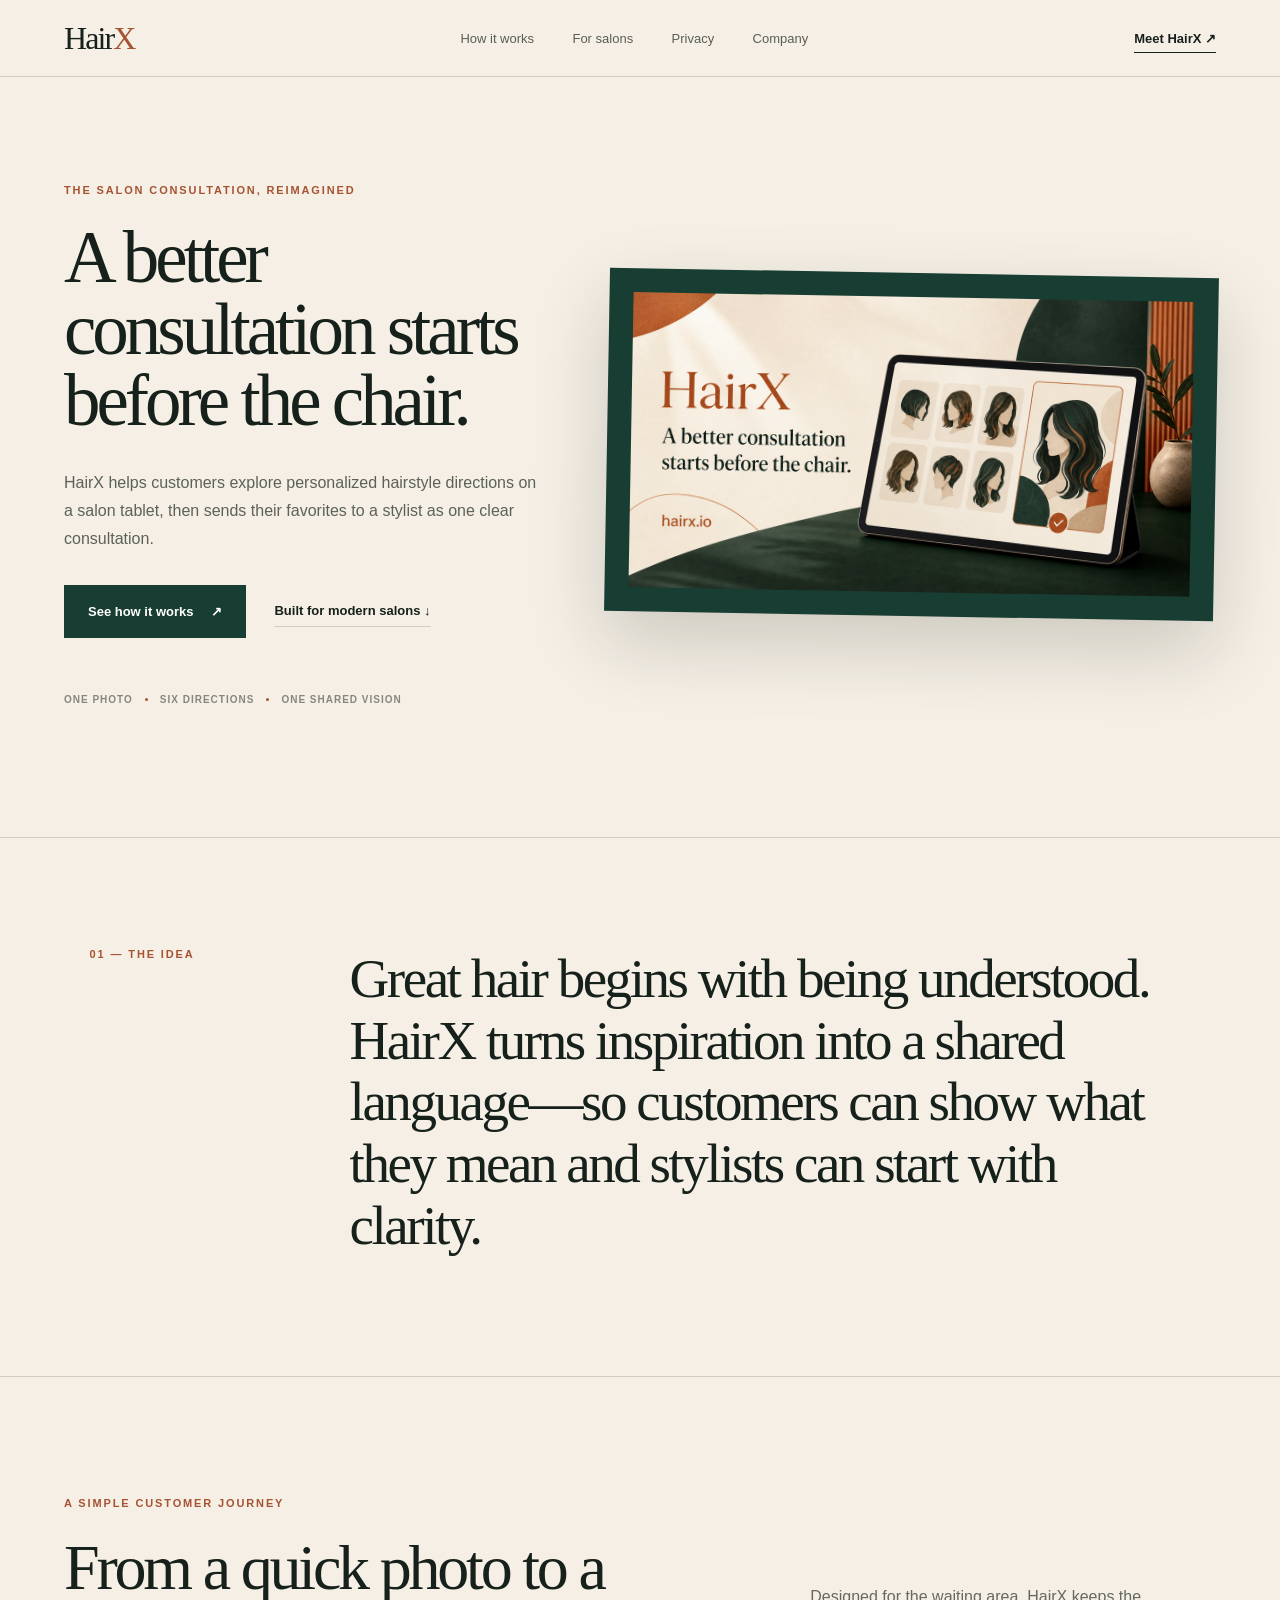
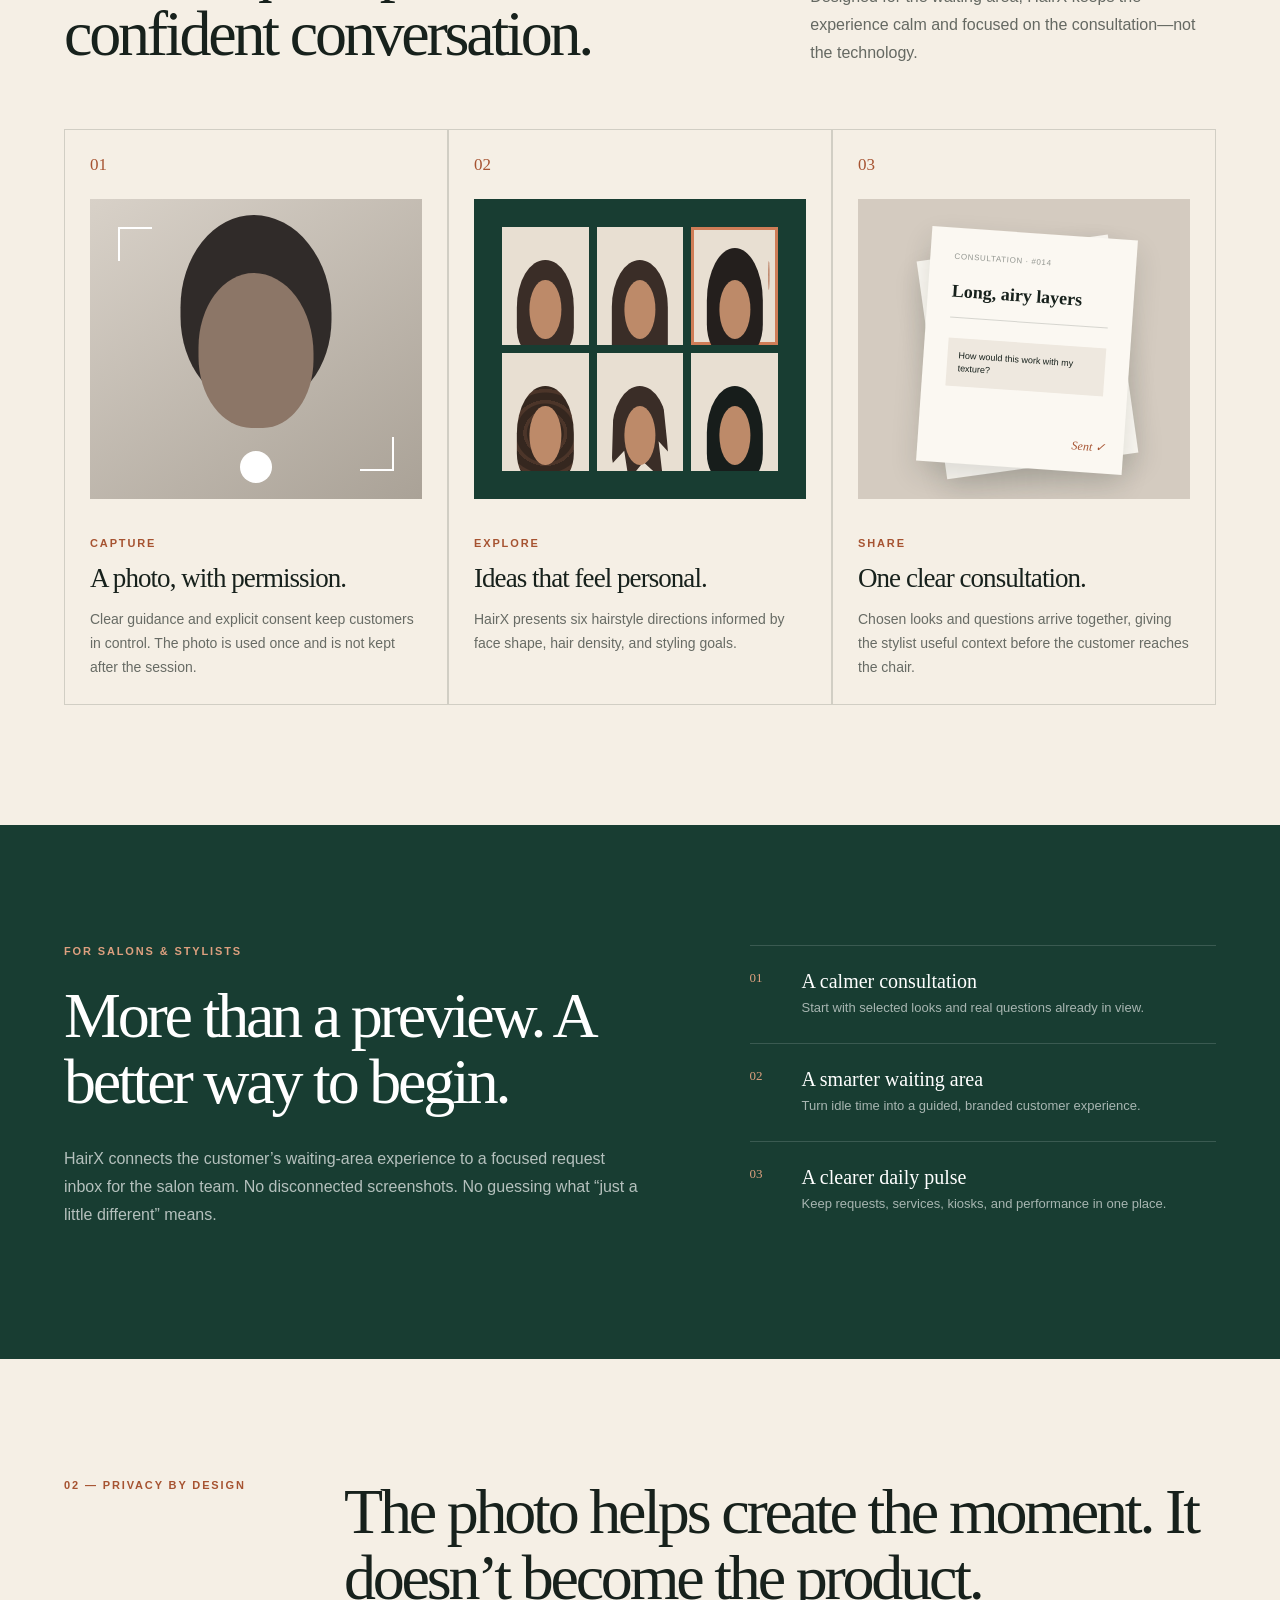
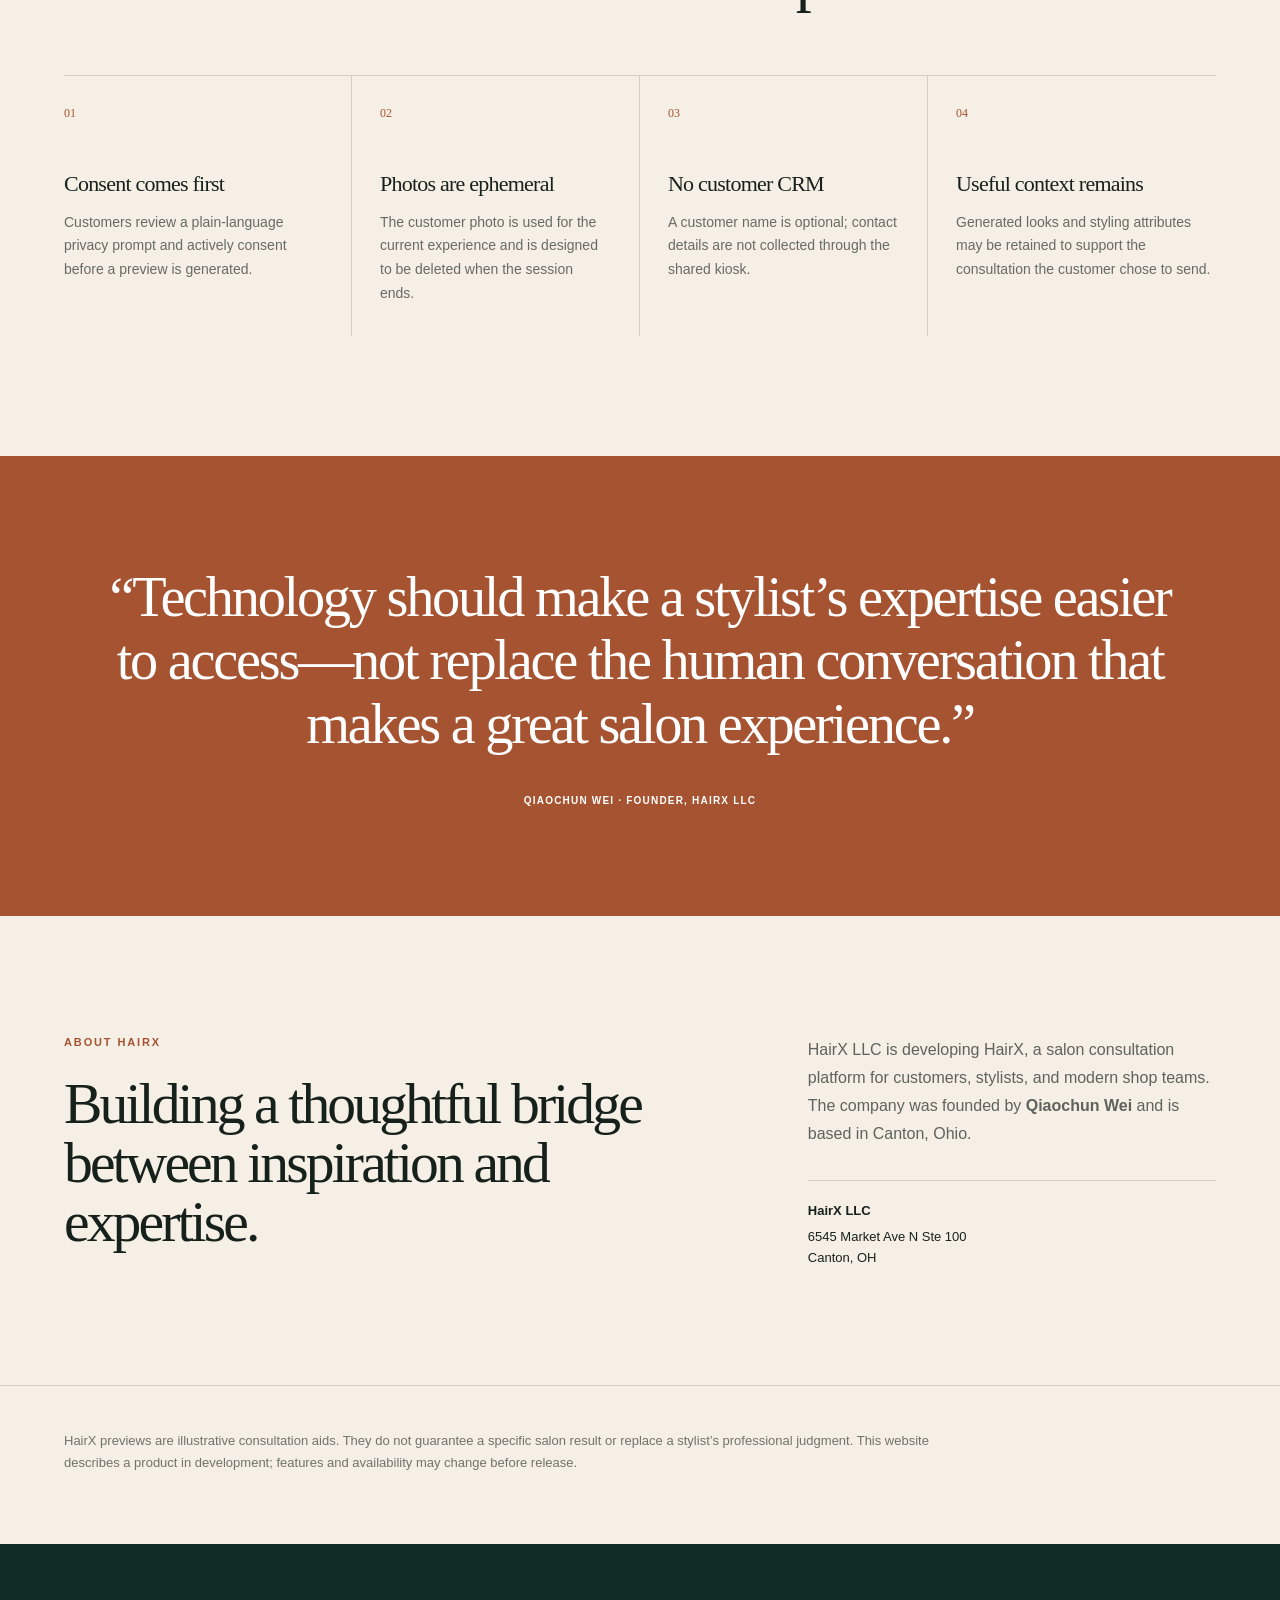
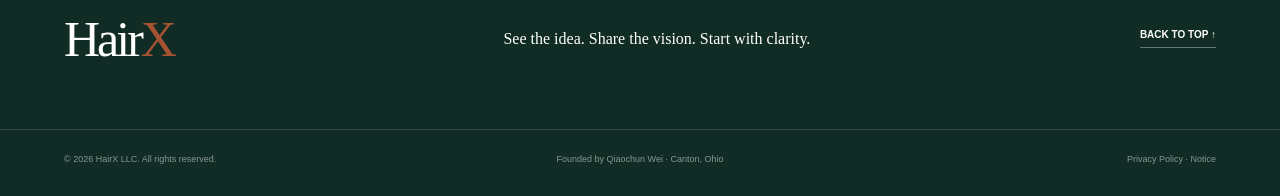
<file: index.html>
<!doctype html>
<html lang="en">
  <head>
    <meta charset="utf-8">
    <meta name="viewport" content="width=device-width, initial-scale=1">
    <title>HairX | A Better Salon Consultation</title>
    <meta name="description" content="HairX helps salon customers explore personalized hairstyle directions and share one clear consultation with their stylist.">
    <meta name="theme-color" content="#183d32">
    <link rel="canonical" href="https://hairx.io/">
    <link rel="icon" href="/favicon.svg" type="image/svg+xml">
    <meta property="og:type" content="website">
    <meta property="og:site_name" content="HairX">
    <meta property="og:title" content="HairX | A Better Salon Consultation">
    <meta property="og:description" content="A better consultation starts before the chair.">
    <meta property="og:url" content="https://hairx.io/">
    <meta property="og:image" content="https://hairx.io/og.png">
    <meta name="twitter:card" content="summary_large_image">
    <meta name="twitter:title" content="HairX | A Better Salon Consultation">
    <meta name="twitter:description" content="A better consultation starts before the chair.">
    <meta name="twitter:image" content="https://hairx.io/og.png">
    <link rel="stylesheet" href="/styles.css">
  </head>
  <body>
    <header class="site-header">
      <a class="wordmark" href="#top" aria-label="HairX home">Hair<span>X</span></a>
      <nav aria-label="Main navigation">
        <a href="#how">How it works</a>
        <a href="#salons">For salons</a>
        <a href="#privacy">Privacy</a>
        <a href="#company">Company</a>
      </nav>
      <a class="header-link" href="#how">Meet HairX <span aria-hidden="true">↗</span></a>
    </header>

    <main id="top">
      <section class="hero wrap">
        <div class="hero-copy">
          <p class="eyebrow">The salon consultation, reimagined</p>
          <h1>A better consultation starts before the chair.</h1>
          <p class="lede">HairX helps customers explore personalized hairstyle directions on a salon tablet, then sends their favorites to a stylist as one clear consultation.</p>
          <div class="actions">
            <a class="button" href="#how">See how it works <span aria-hidden="true">↗</span></a>
            <a class="quiet-link" href="#salons">Built for modern salons ↓</a>
          </div>
          <p class="proof">One photo <i></i> Six directions <i></i> One shared vision</p>
        </div>
        <figure class="hero-art">
          <img src="/og.png" alt="HairX hairstyle consultation experience displayed on a salon tablet">
        </figure>
      </section>

      <section class="statement wrap">
        <p class="section-label">01 — The idea</p>
        <p>Great hair begins with being understood. HairX turns inspiration into a shared language—so customers can show what they mean and stylists can start with clarity.</p>
      </section>

      <section class="section wrap" id="how">
        <div class="section-heading">
          <div>
            <p class="eyebrow">A simple customer journey</p>
            <h2>From a quick photo to a confident conversation.</h2>
          </div>
          <p>Designed for the waiting area, HairX keeps the experience calm and focused on the consultation—not the technology.</p>
        </div>

        <div class="steps">
          <article>
            <span class="number">01</span>
            <div class="step-visual capture" aria-hidden="true">
              <span class="head"></span>
              <span class="frame top-left"></span>
              <span class="frame bottom-right"></span>
              <span class="shutter"></span>
            </div>
            <p class="eyebrow">Capture</p>
            <h3>A photo, with permission.</h3>
            <p>Clear guidance and explicit consent keep customers in control. The photo is used once and is not kept after the session.</p>
          </article>

          <article>
            <span class="number">02</span>
            <div class="step-visual looks" aria-hidden="true">
              <span class="look short"></span><span class="look bob"></span><span class="look long selected"></span>
              <span class="look curl"></span><span class="look shag"></span><span class="look lob"></span>
            </div>
            <p class="eyebrow">Explore</p>
            <h3>Ideas that feel personal.</h3>
            <p>HairX presents six hairstyle directions informed by face shape, hair density, and styling goals.</p>
          </article>

          <article>
            <span class="number">03</span>
            <div class="step-visual consultation" aria-hidden="true">
              <div class="paper paper-back"></div>
              <div class="paper paper-front">
                <small>Consultation · #014</small>
                <strong>Long, airy layers</strong>
                <p>How would this work with my texture?</p>
                <em>Sent ✓</em>
              </div>
            </div>
            <p class="eyebrow">Share</p>
            <h3>One clear consultation.</h3>
            <p>Chosen looks and questions arrive together, giving the stylist useful context before the customer reaches the chair.</p>
          </article>
        </div>
      </section>

      <section class="salon" id="salons">
        <div class="salon-inner wrap">
          <div>
            <p class="eyebrow light">For salons &amp; stylists</p>
            <h2>More than a preview. A better way to begin.</h2>
            <p class="salon-lede">HairX connects the customer’s waiting-area experience to a focused request inbox for the salon team. No disconnected screenshots. No guessing what “just a little different” means.</p>
          </div>
          <div class="benefits">
            <article><span>01</span><div><h3>A calmer consultation</h3><p>Start with selected looks and real questions already in view.</p></div></article>
            <article><span>02</span><div><h3>A smarter waiting area</h3><p>Turn idle time into a guided, branded customer experience.</p></div></article>
            <article><span>03</span><div><h3>A clearer daily pulse</h3><p>Keep requests, services, kiosks, and performance in one place.</p></div></article>
          </div>
        </div>
      </section>

      <section class="section wrap" id="privacy">
        <div class="privacy-heading">
          <p class="section-label">02 — Privacy by design</p>
          <h2>The photo helps create the moment. It doesn’t become the product.</h2>
        </div>
        <div class="privacy-grid">
          <article><span>01</span><h3>Consent comes first</h3><p>Customers review a plain-language privacy prompt and actively consent before a preview is generated.</p></article>
          <article><span>02</span><h3>Photos are ephemeral</h3><p>The customer photo is used for the current experience and is designed to be deleted when the session ends.</p></article>
          <article><span>03</span><h3>No customer CRM</h3><p>A customer name is optional; contact details are not collected through the shared kiosk.</p></article>
          <article><span>04</span><h3>Useful context remains</h3><p>Generated looks and styling attributes may be retained to support the consultation the customer chose to send.</p></article>
        </div>
      </section>

      <section class="quote">
        <blockquote>“Technology should make a stylist’s expertise easier to access—not replace the human conversation that makes a great salon experience.”</blockquote>
        <p>Qiaochun Wei · Founder, HairX LLC</p>
      </section>

      <section class="company section wrap" id="company">
        <div>
          <p class="eyebrow">About HairX</p>
          <h2>Building a thoughtful bridge between inspiration and expertise.</h2>
        </div>
        <div class="company-copy">
          <p>HairX LLC is developing HairX, a salon consultation platform for customers, stylists, and modern shop teams. The company was founded by <strong>Qiaochun Wei</strong> and is based in Canton, Ohio.</p>
          <address>
            <strong>HairX LLC</strong>
            <span>6545 Market Ave N Ste 100</span>
            <span>Canton, OH</span>
          </address>
        </div>
      </section>

      <section class="notice wrap" id="notice">
        <p>HairX previews are illustrative consultation aids. They do not guarantee a specific salon result or replace a stylist’s professional judgment. This website describes a product in development; features and availability may change before release.</p>
      </section>
    </main>

    <footer>
      <div class="footer-main wrap">
        <a class="footer-logo" href="#top">Hair<span>X</span></a>
        <p>See the idea. Share the vision. Start with clarity.</p>
        <a href="#top">Back to top ↑</a>
      </div>
      <div class="footer-meta wrap">
        <span>© 2026 HairX LLC. All rights reserved.</span>
        <span>Founded by Qiaochun Wei · Canton, Ohio</span>
        <span><a href="/privacy-policy/">Privacy Policy</a> · <a href="#notice">Notice</a></span>
      </div>
    </footer>
  </body>
</html>
</file>
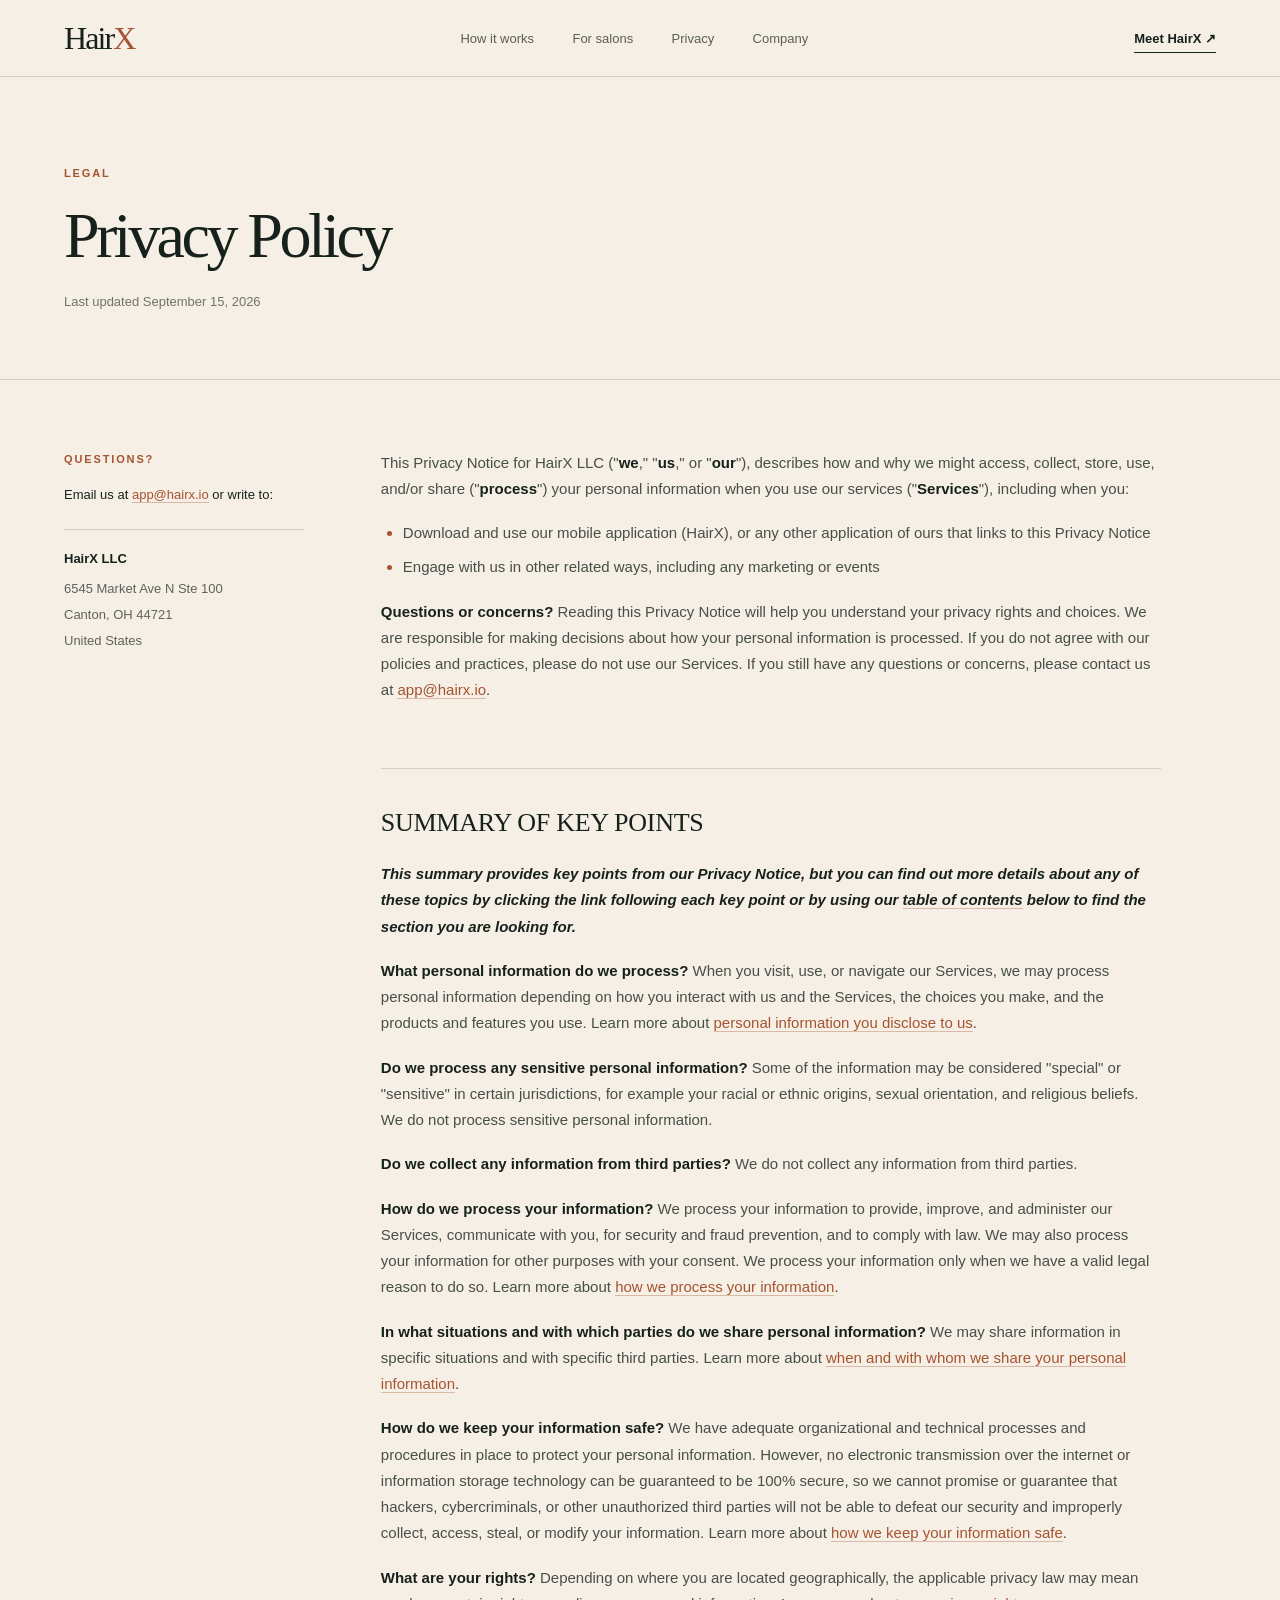
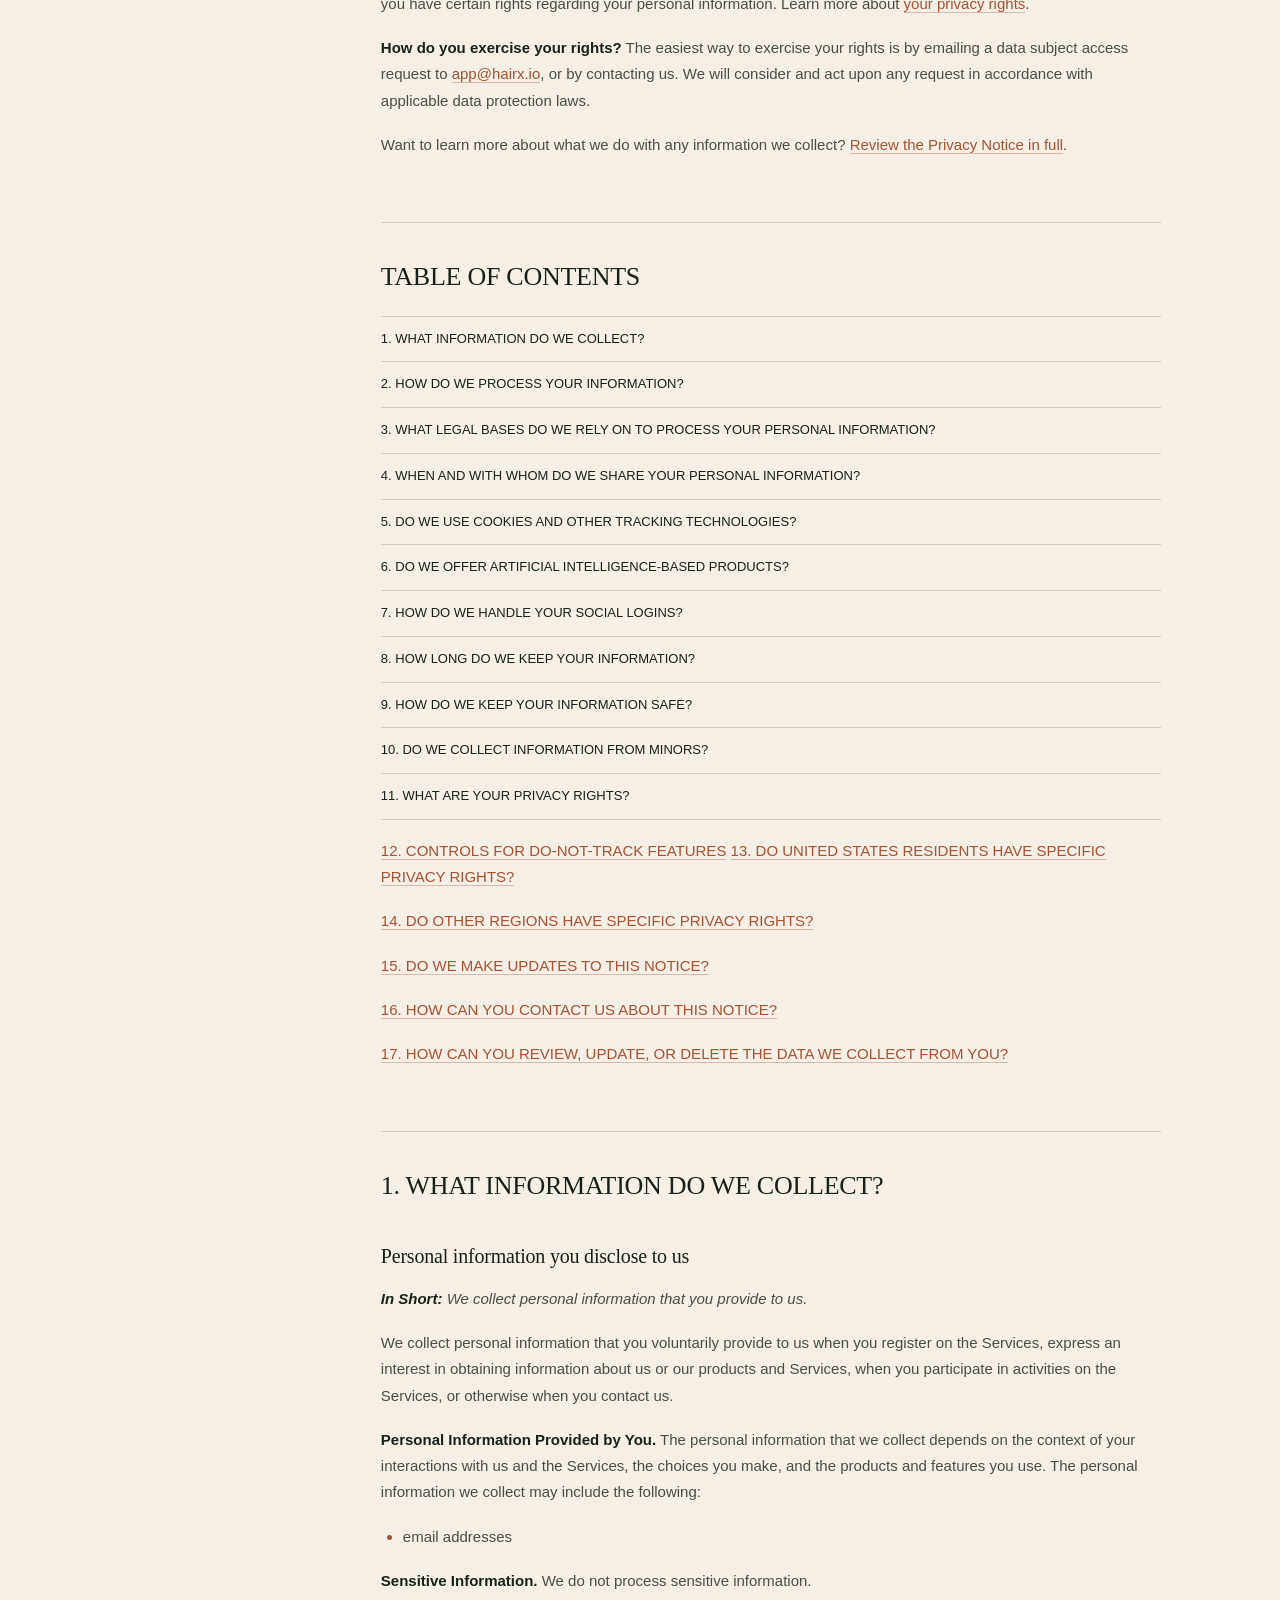
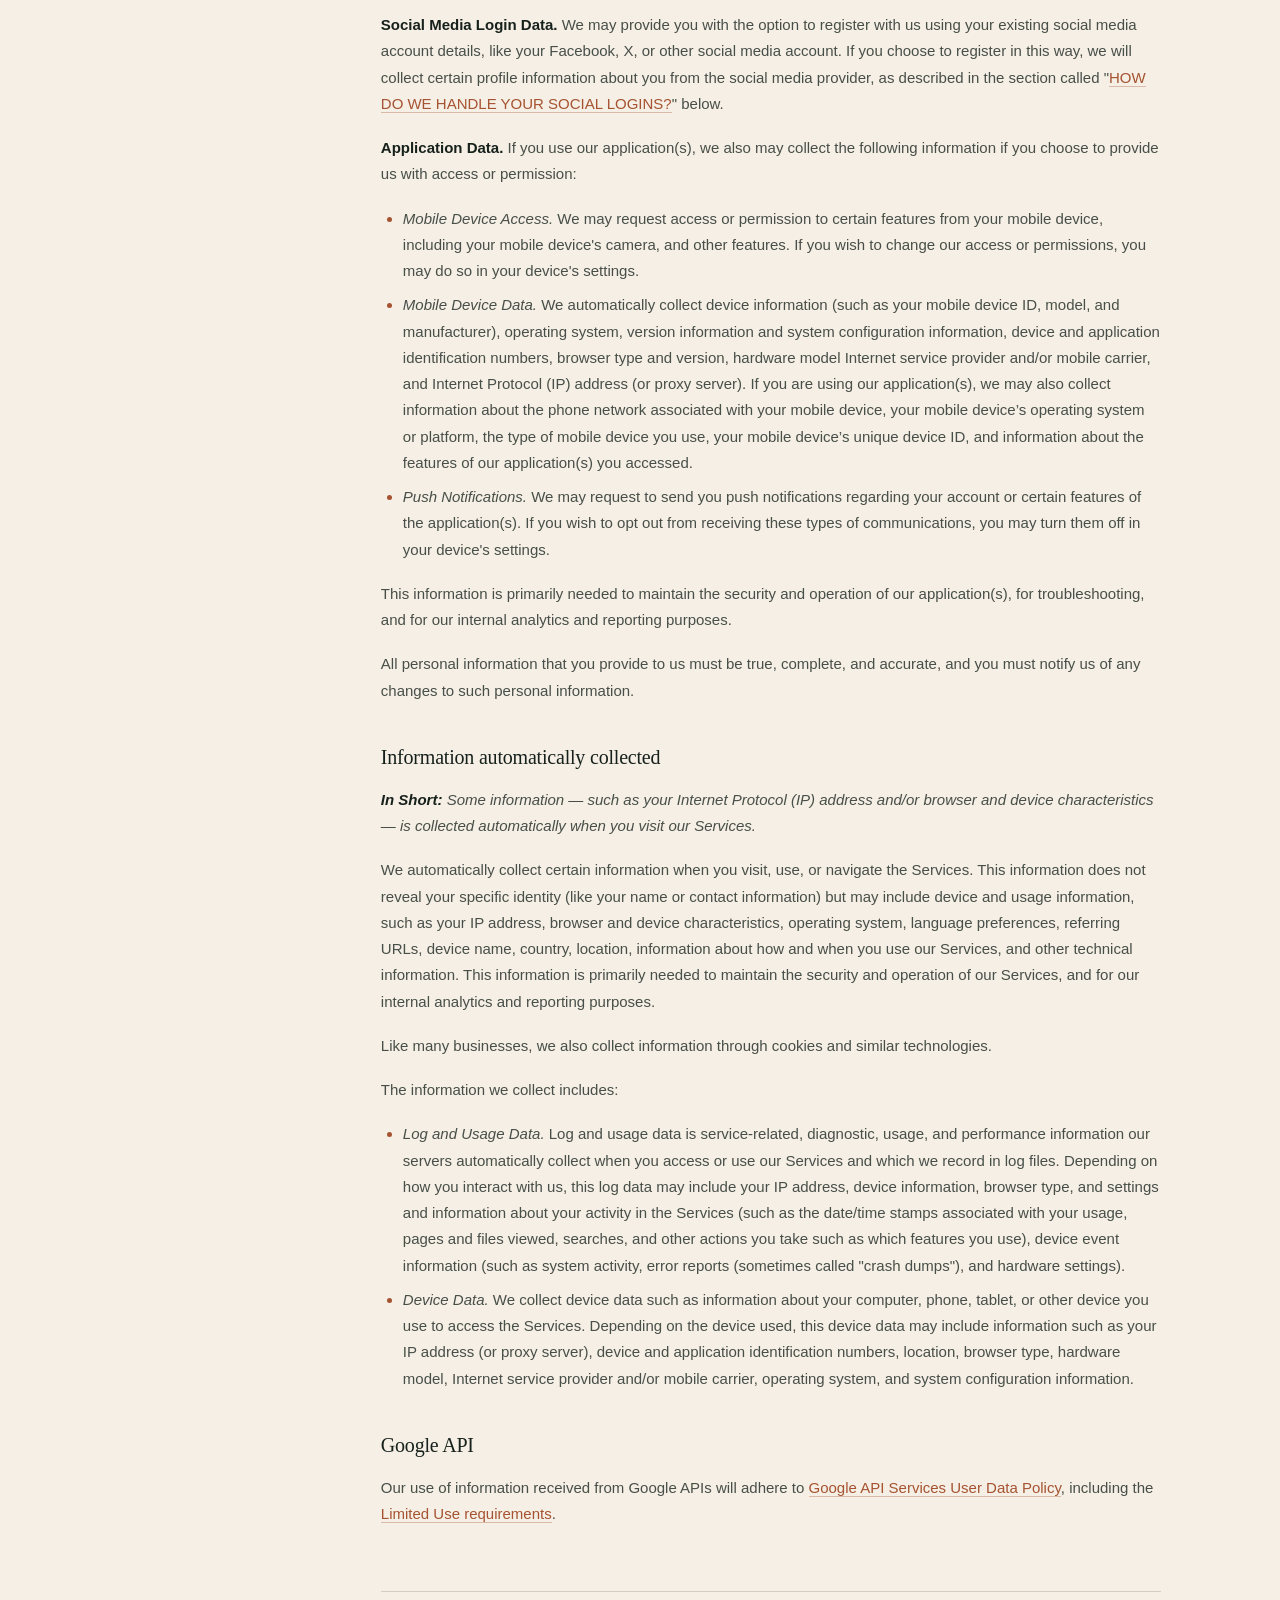
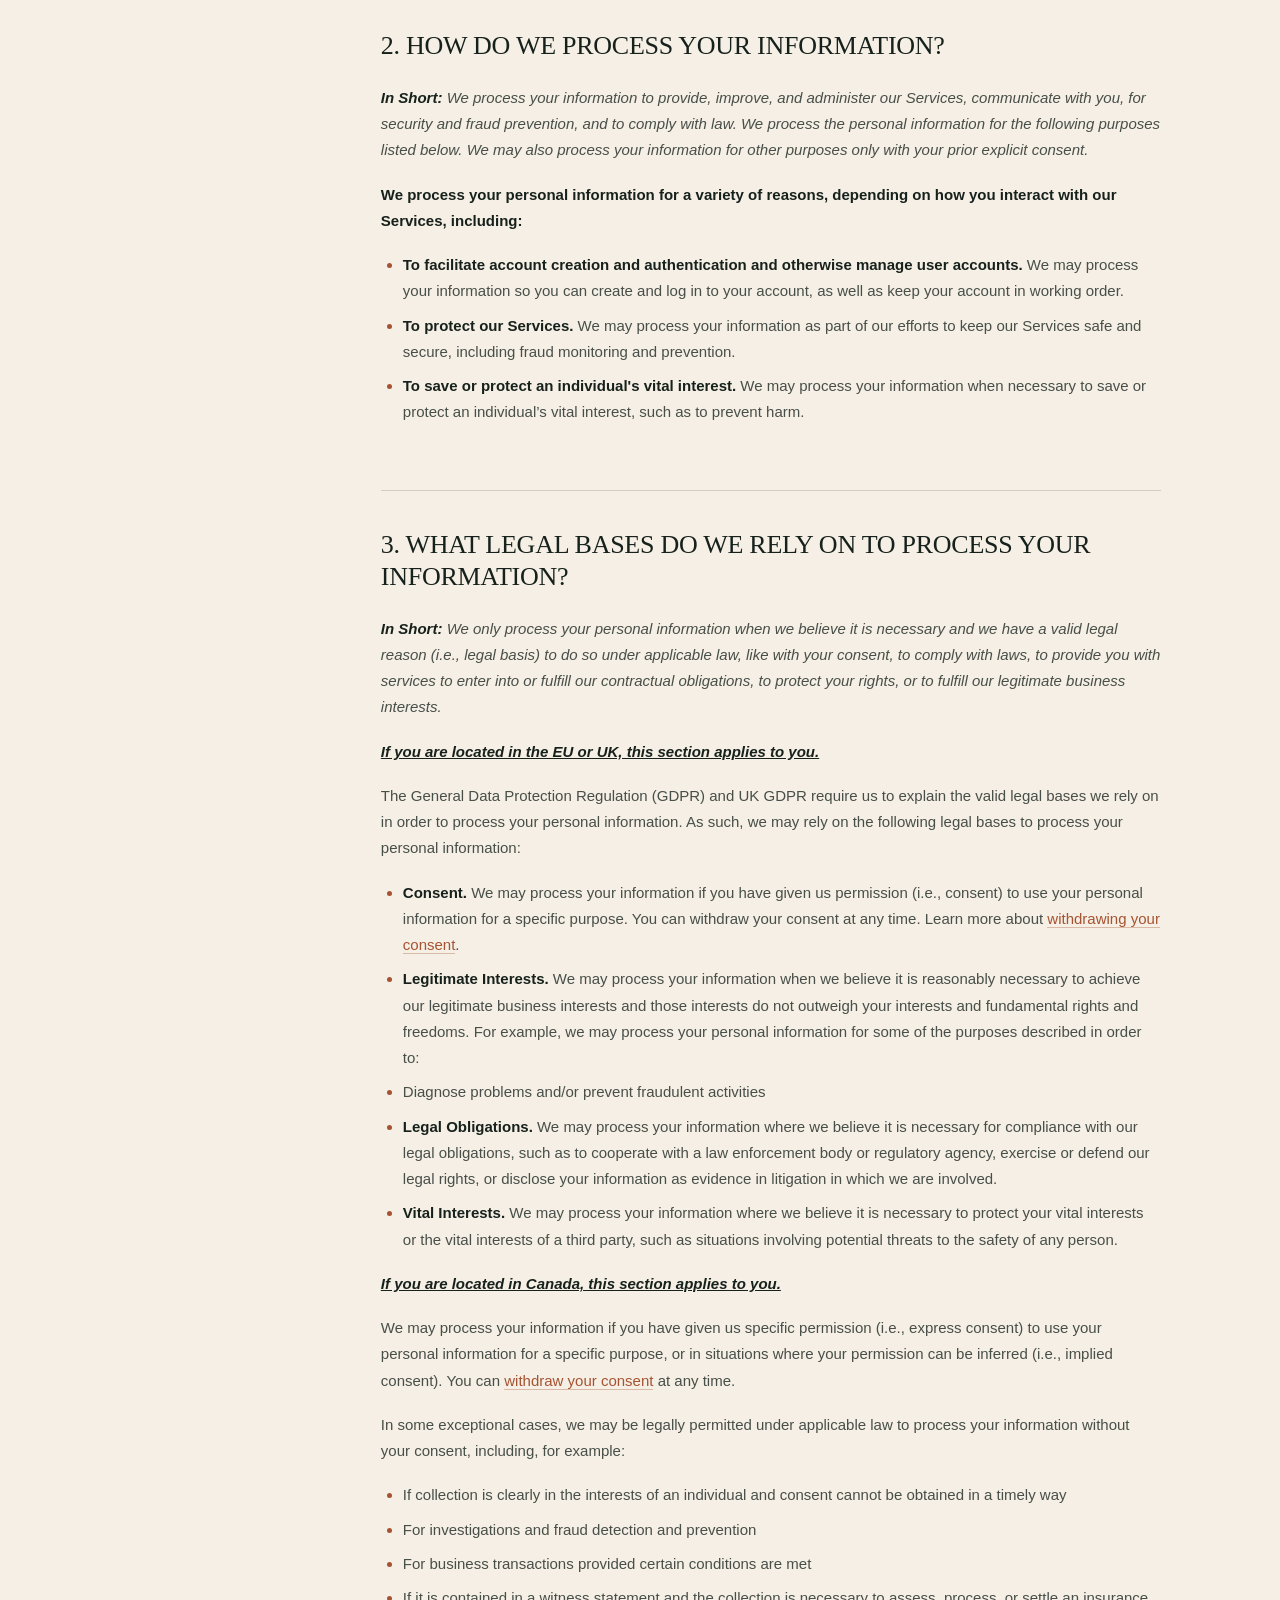
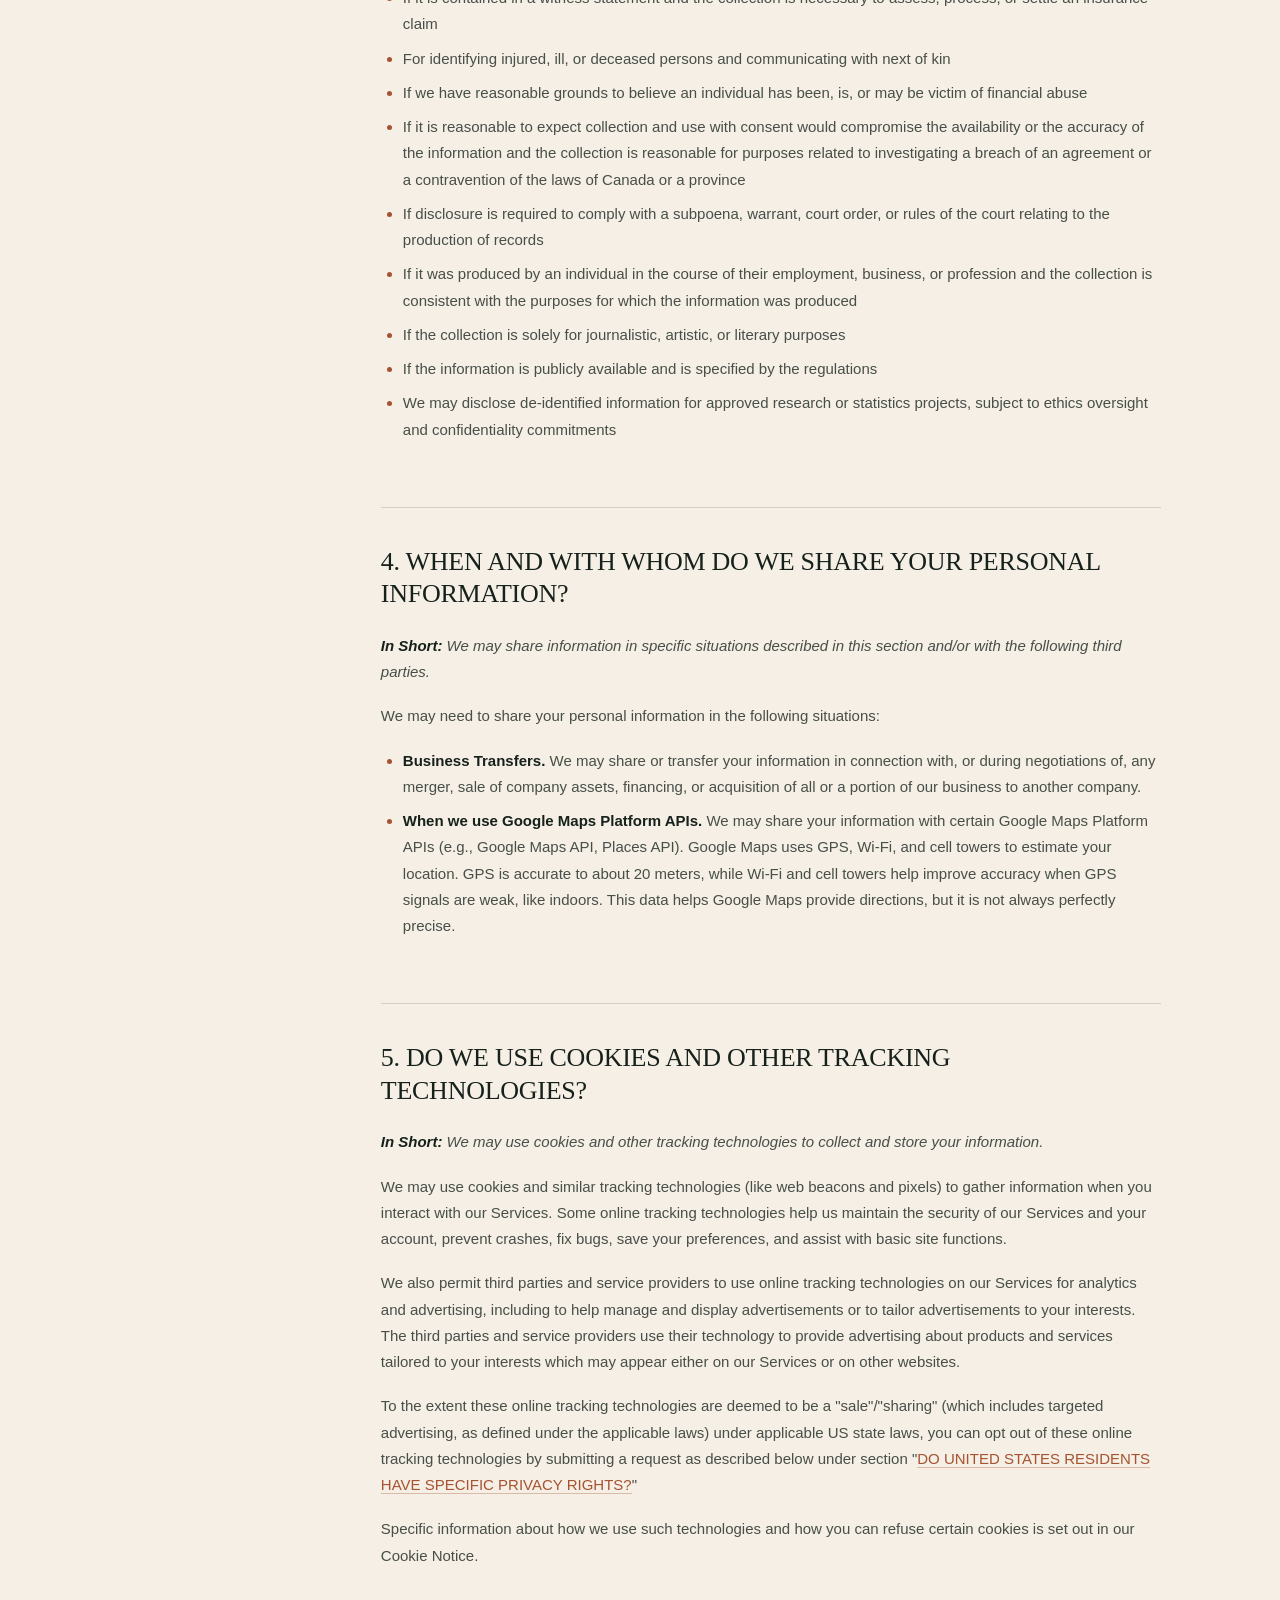
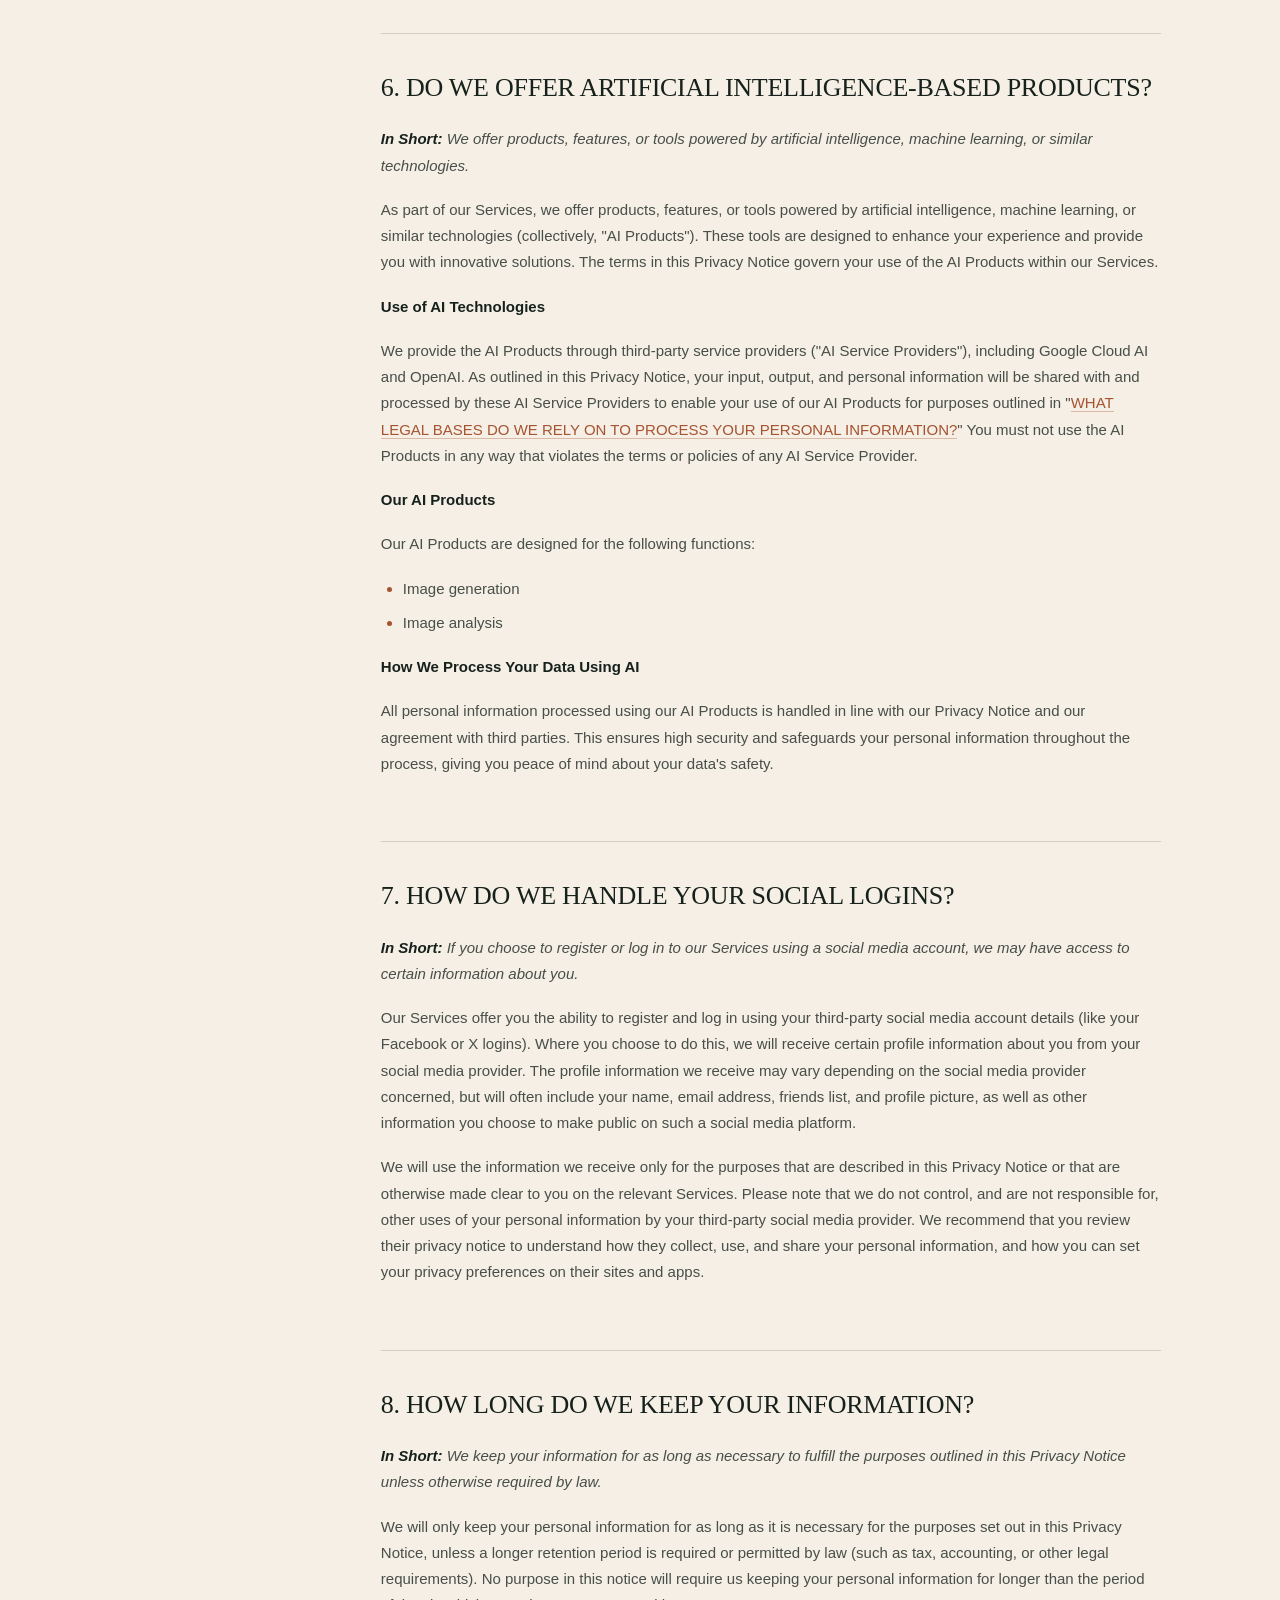
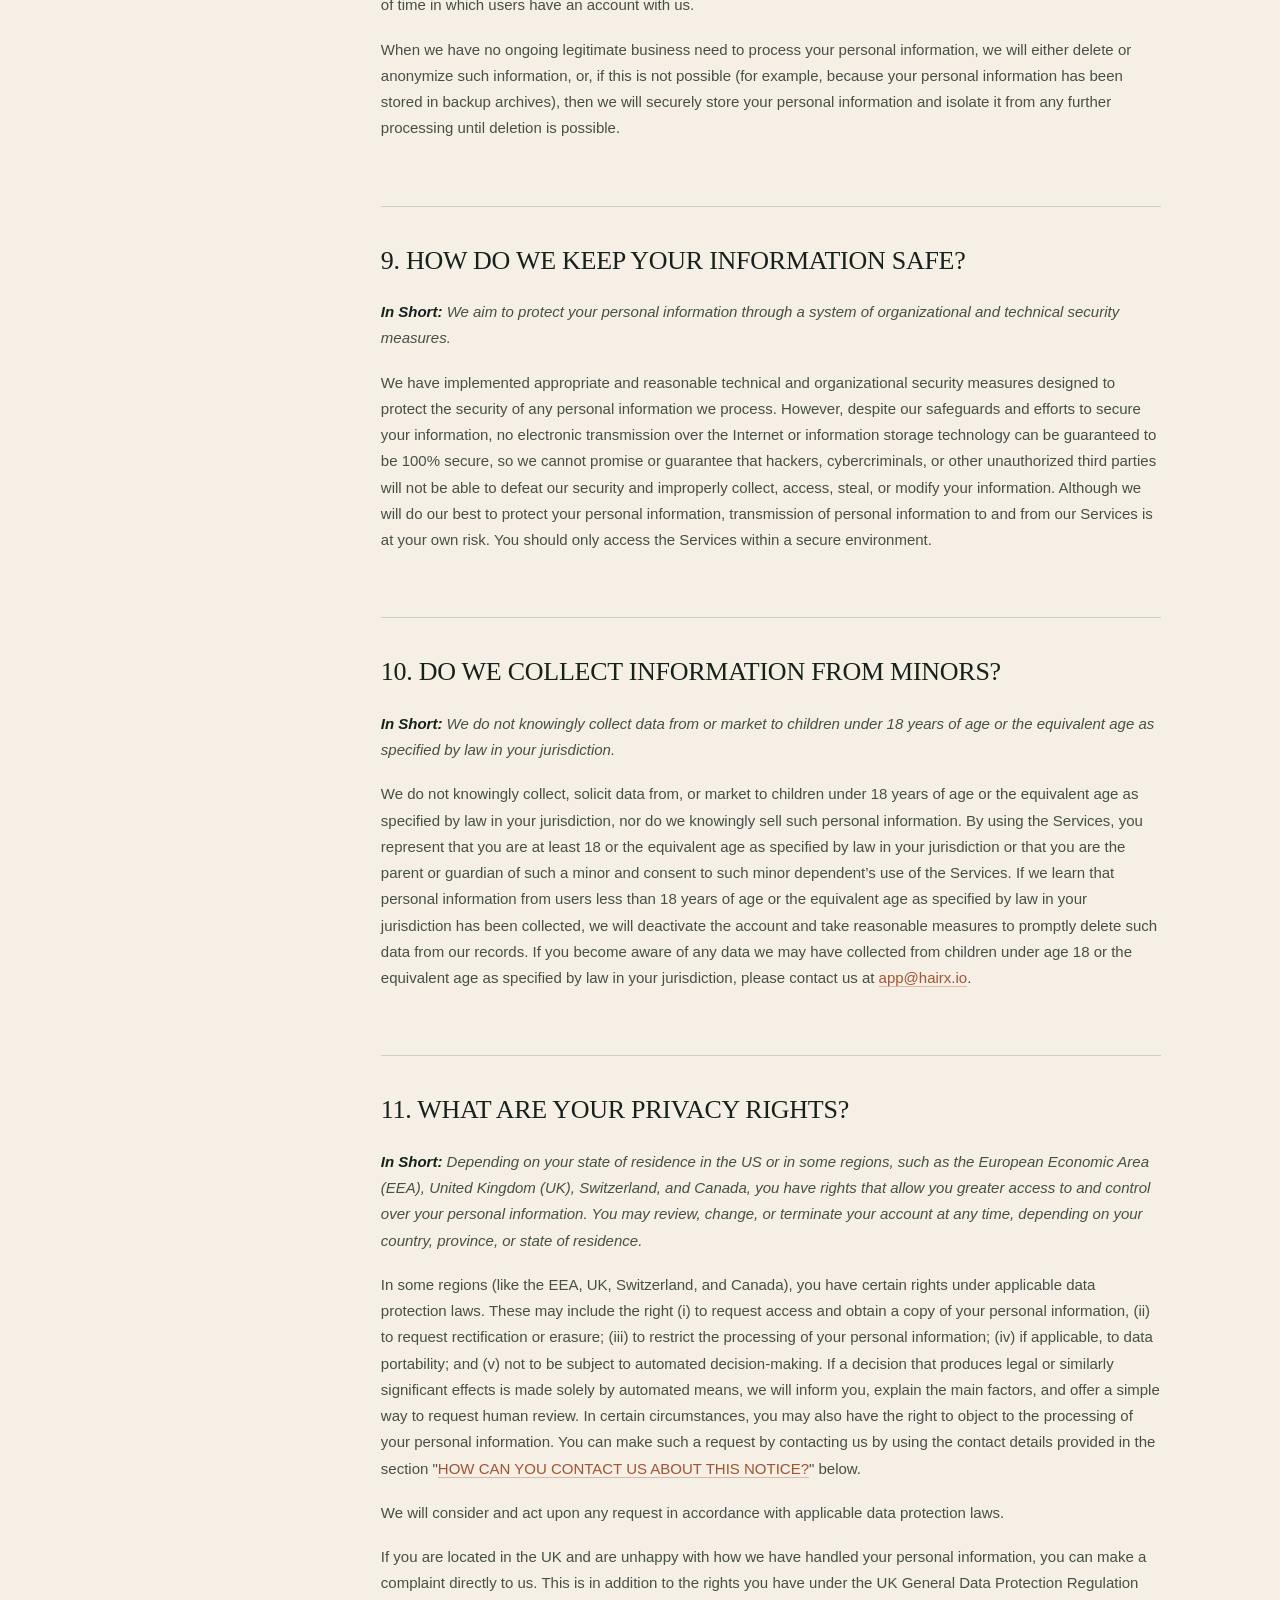
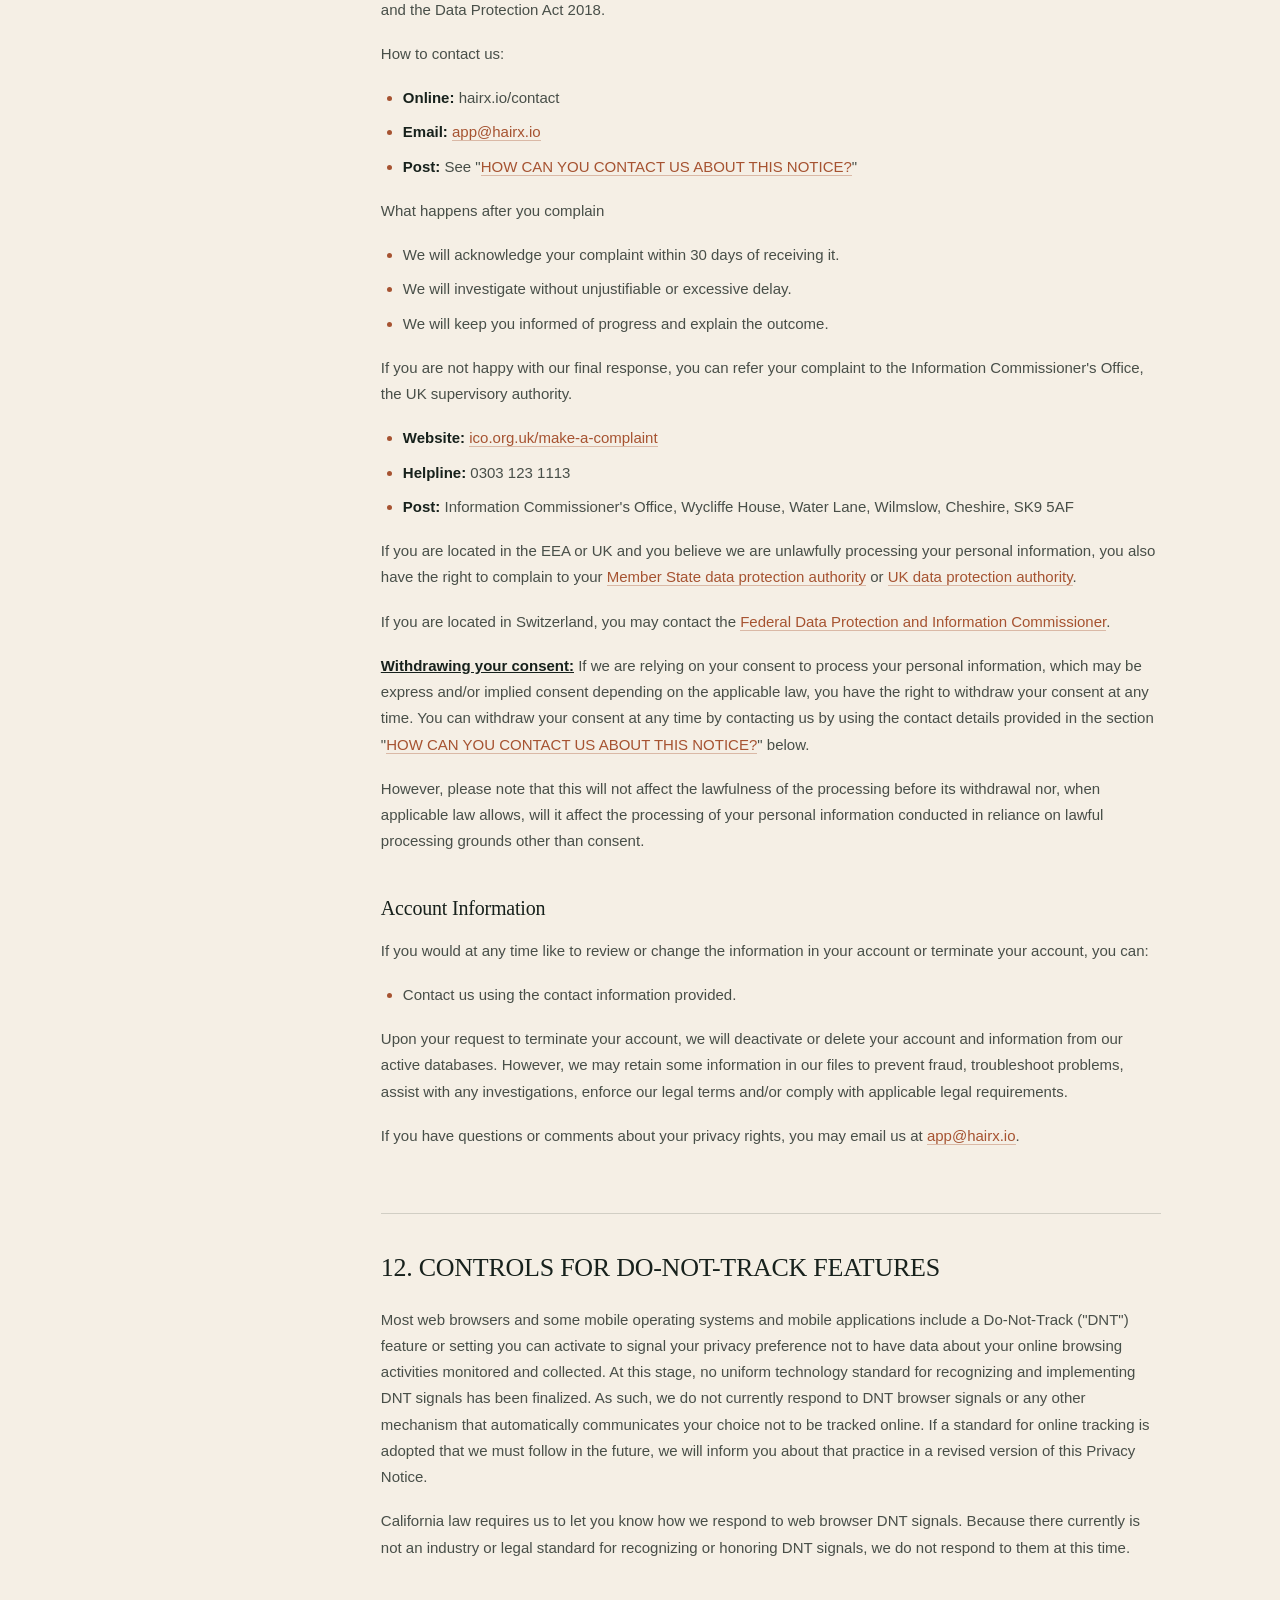
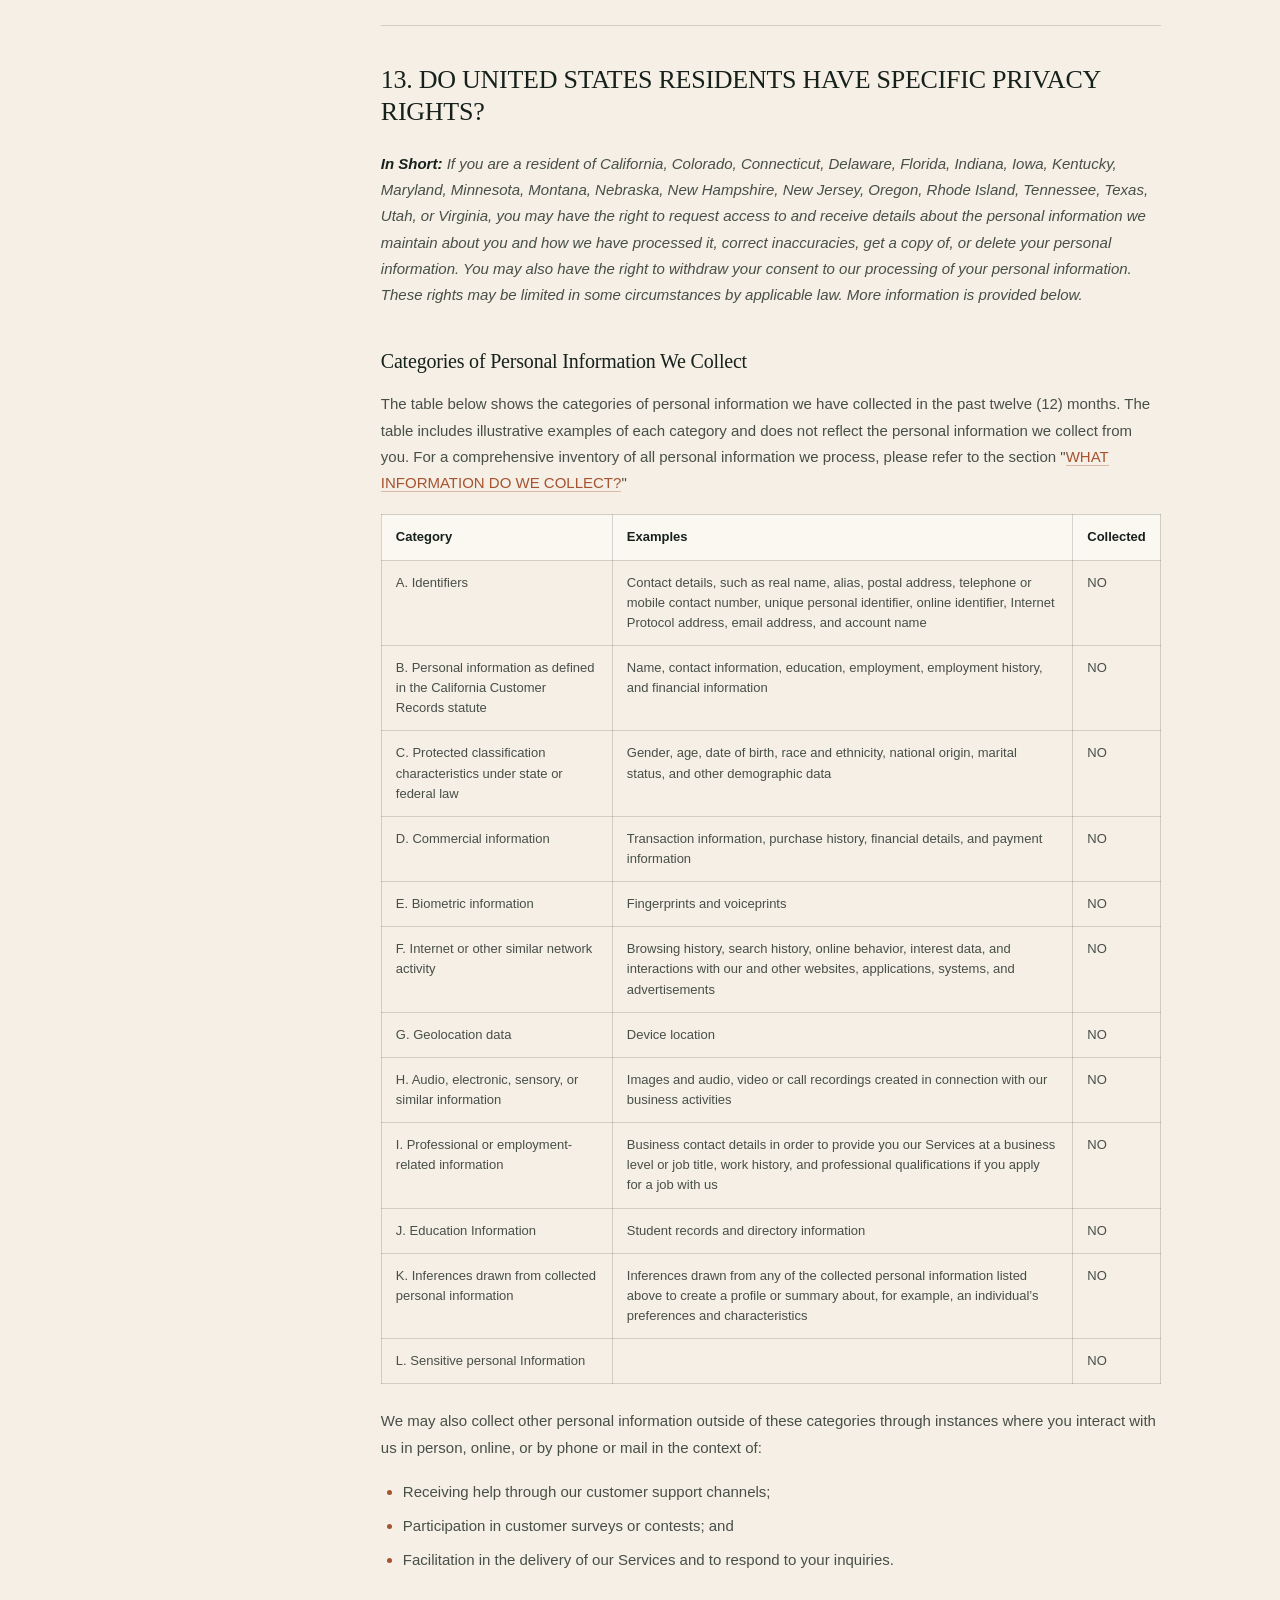
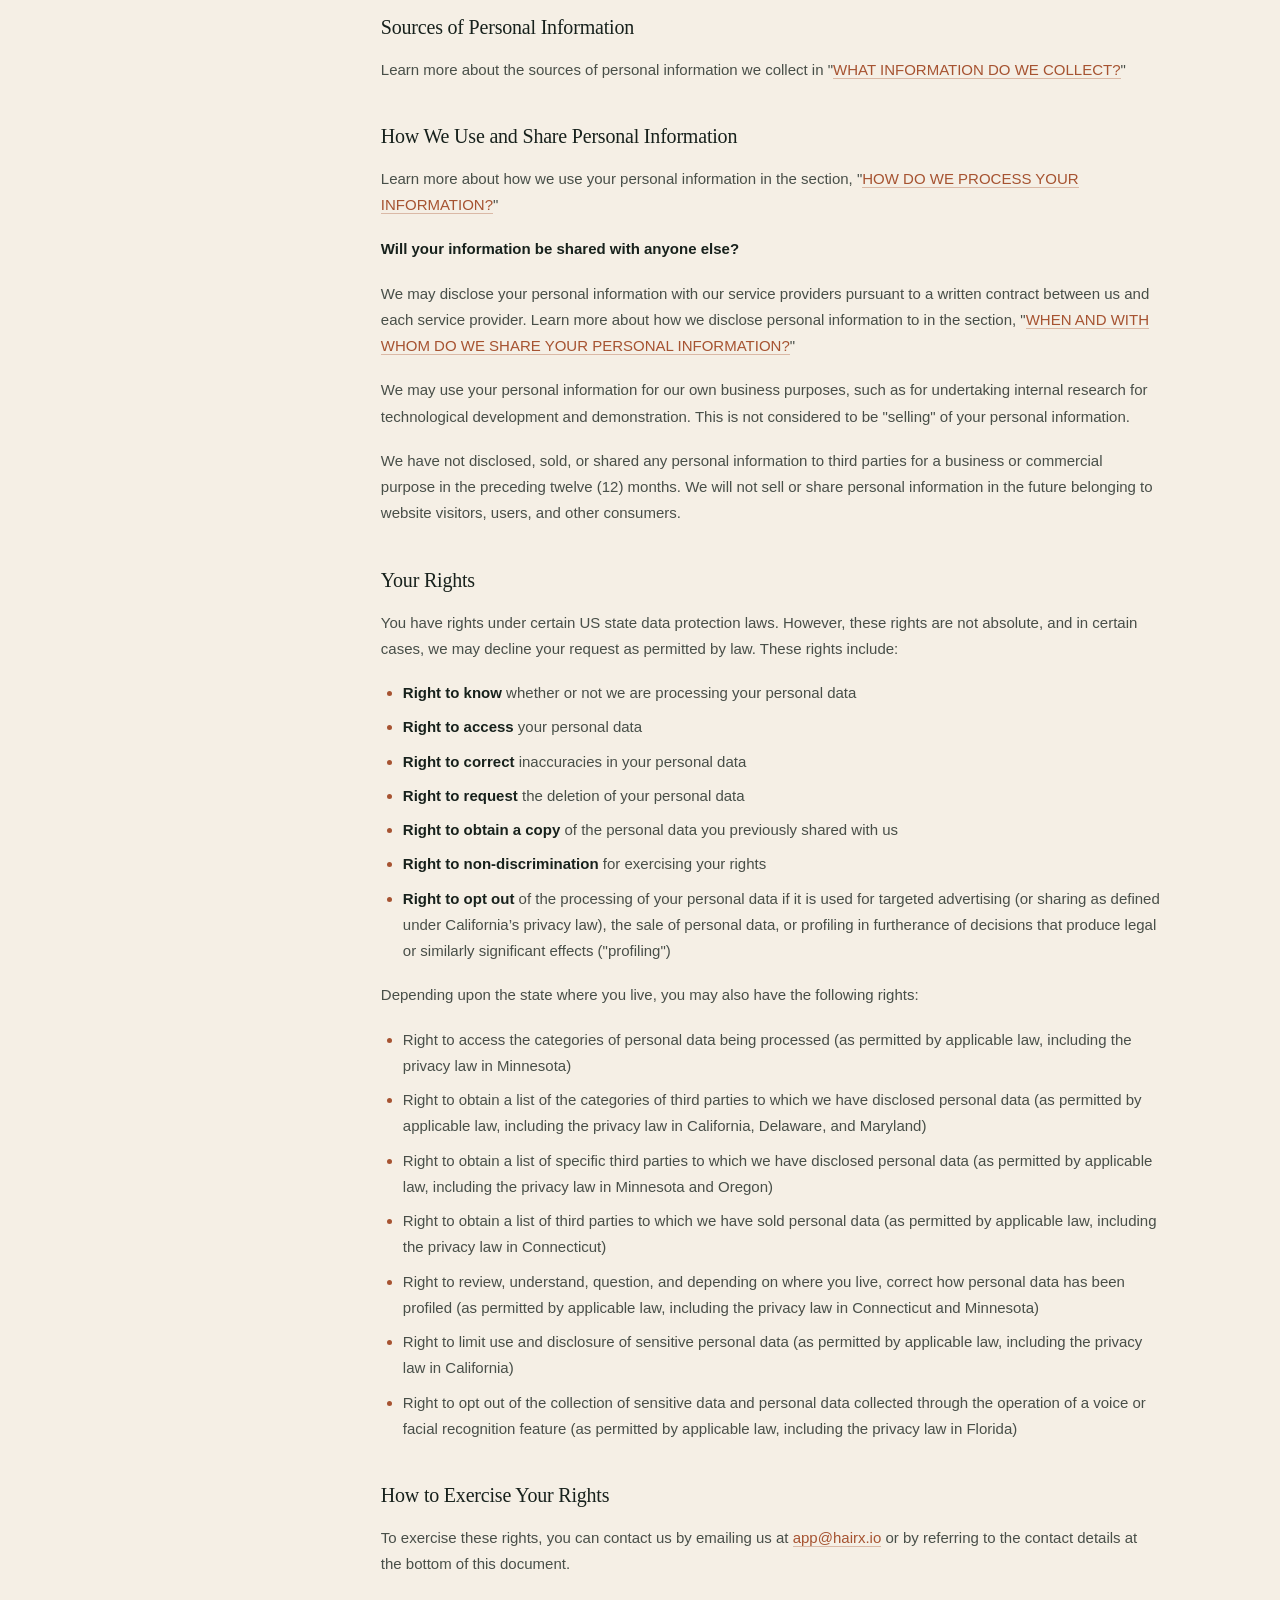
<file: privacy-policy/index.html>
<!doctype html>
<html lang="en">
  <head>
    <meta charset="utf-8">
    <meta name="viewport" content="width=device-width, initial-scale=1">
    <title>Privacy Policy | HairX</title>
    <meta name="description" content="How HairX LLC collects, uses, shares, and protects personal information when you use the HairX app and related services.">
    <meta name="theme-color" content="#183d32">
    <link rel="canonical" href="https://hairx.io/privacy-policy/">
    <link rel="icon" href="/favicon.svg" type="image/svg+xml">
    <meta property="og:type" content="website">
    <meta property="og:site_name" content="HairX">
    <meta property="og:title" content="Privacy Policy | HairX">
    <meta property="og:description" content="How HairX LLC collects, uses, shares, and protects your personal information.">
    <meta property="og:url" content="https://hairx.io/privacy-policy/">
    <meta property="og:image" content="https://hairx.io/og.png">
    <meta name="twitter:card" content="summary_large_image">
    <meta name="twitter:title" content="Privacy Policy | HairX">
    <meta name="twitter:description" content="How HairX LLC collects, uses, shares, and protects your personal information.">
    <meta name="twitter:image" content="https://hairx.io/og.png">
    <link rel="stylesheet" href="/styles.css">
  </head>
  <body>
    <header class="site-header">
      <a class="wordmark" href="/" aria-label="HairX home">Hair<span>X</span></a>
      <nav aria-label="Main navigation">
        <a href="/#how">How it works</a>
        <a href="/#salons">For salons</a>
        <a href="/#privacy">Privacy</a>
        <a href="/#company">Company</a>
      </nav>
      <a class="header-link" href="/#how">Meet HairX <span aria-hidden="true">↗</span></a>
    </header>

    <main id="top">
      <section class="policy-hero wrap">
        <p class="eyebrow">Legal</p>
        <h1>Privacy Policy</h1>
        <p class="policy-updated">Last updated September 15, 2026</p>
      </section>

      <div class="policy-layout wrap">
        <aside class="policy-aside">
          <p class="section-label">Questions?</p>
          <p>Email us at <a href="mailto:app@hairx.io">app@hairx.io</a> or write to:</p>
          <address>
            <strong>HairX LLC</strong>
            <span>6545 Market Ave N Ste 100</span>
            <span>Canton, OH 44721</span>
            <span>United States</span>
          </address>
        </aside>

        <article class="policy">
          <p>This Privacy Notice for HairX LLC ("<strong>we</strong>," "<strong>us</strong>," or "<strong>our</strong>"), describes how and why we might access, collect, store, use, and/or share ("<strong>process</strong>") your personal information when you use our services ("<strong>Services</strong>"), including when you:</p>
          <ul>
            <li>Download and use our mobile application (HairX), or any other application of ours that links to this Privacy Notice</li>
            <li>Engage with us in other related ways, including any marketing or events</li>
          </ul>
          <p><strong>Questions or concerns? </strong>Reading this Privacy Notice will help you understand your privacy rights and choices. We are responsible for making decisions about how your personal information is processed. If you do not agree with our policies and practices, please do not use our Services. If you still have any questions or concerns, please contact us at <a href="mailto:app@hairx.io">app@hairx.io</a>.</p>
          <h2>SUMMARY OF KEY POINTS</h2>
          <p><strong><em>This summary provides key points from our Privacy Notice, but you can find out more details about any of these topics by clicking the link following each key point or by using our </em></strong><a href="#toc"><strong><em>table of contents</em></strong></a><strong><em> below to find the section you are looking for.</em></strong></p>
          <p><strong>What personal information do we process?</strong> When you visit, use, or navigate our Services, we may process personal information depending on how you interact with us and the Services, the choices you make, and the products and features you use. Learn more about <a href="#personalinfo">personal information you disclose to us</a>.</p>
          <p><strong>Do we process any sensitive personal information? </strong>Some of the information may be considered "special" or "sensitive" in certain jurisdictions, for example your racial or ethnic origins, sexual orientation, and religious beliefs. We do not process sensitive personal information.</p>
          <p><strong>Do we collect any information from third parties?</strong> We do not collect any information from third parties.</p>
          <p><strong>How do we process your information?</strong> We process your information to provide, improve, and administer our Services, communicate with you, for security and fraud prevention, and to comply with law. We may also process your information for other purposes with your consent. We process your information only when we have a valid legal reason to do so. Learn more about <a href="#infouse">how we process your information</a>.</p>
          <p><strong>In what situations and with which parties do we share personal information?</strong> We may share information in specific situations and with specific third parties. Learn more about <a href="#whoshare">when and with whom we share your personal information</a>.</p>
          <p><strong>How do we keep your information safe?</strong> We have adequate organizational and technical processes and procedures in place to protect your personal information. However, no electronic transmission over the internet or information storage technology can be guaranteed to be 100% secure, so we cannot promise or guarantee that hackers, cybercriminals, or other unauthorized third parties will not be able to defeat our security and improperly collect, access, steal, or modify your information. Learn more about <a href="#infosafe">how we keep your information safe</a>.</p>
          <p><strong>What are your rights?</strong> Depending on where you are located geographically, the applicable privacy law may mean you have certain rights regarding your personal information. Learn more about <a href="#privacyrights">your privacy rights</a>.</p>
          <p><strong>How do you exercise your rights?</strong> The easiest way to exercise your rights is by emailing a data subject access request to <a href="mailto:app@hairx.io">app@hairx.io</a>, or by contacting us. We will consider and act upon any request in accordance with applicable data protection laws.</p>
          <p>Want to learn more about what we do with any information we collect? <a href="#toc">Review the Privacy Notice in full</a>.</p>
          <h2 id="toc">TABLE OF CONTENTS</h2>
          <ul class="policy-toc">
            <li><a href="#infocollect">1. WHAT INFORMATION DO WE COLLECT?</a></li>
            <li><a href="#infouse">2. HOW DO WE PROCESS YOUR INFORMATION?</a></li>
            <li><a href="#legalbases">3. WHAT LEGAL BASES DO WE RELY ON TO PROCESS YOUR PERSONAL INFORMATION?</a></li>
            <li><a href="#whoshare">4. WHEN AND WITH WHOM DO WE SHARE YOUR PERSONAL INFORMATION?</a></li>
            <li><a href="#cookies">5. DO WE USE COOKIES AND OTHER TRACKING TECHNOLOGIES?</a></li>
            <li><a href="#ai">6. DO WE OFFER ARTIFICIAL INTELLIGENCE-BASED PRODUCTS?</a></li>
            <li><a href="#sociallogins">7. HOW DO WE HANDLE YOUR SOCIAL LOGINS?</a></li>
            <li><a href="#inforetain">8. HOW LONG DO WE KEEP YOUR INFORMATION?</a></li>
            <li><a href="#infosafe">9. HOW DO WE KEEP YOUR INFORMATION SAFE?</a></li>
            <li><a href="#infominors">10. DO WE COLLECT INFORMATION FROM MINORS?</a></li>
            <li><a href="#privacyrights">11. WHAT ARE YOUR PRIVACY RIGHTS?</a></li>
          </ul>
          <p><a href="#DNT">12. CONTROLS FOR DO-NOT-TRACK FEATURES</a> <a href="#uslaws">13. DO UNITED STATES RESIDENTS HAVE SPECIFIC PRIVACY RIGHTS?</a></p>
          <p><a href="#otherlaws">14. DO OTHER REGIONS HAVE SPECIFIC PRIVACY RIGHTS?</a></p>
          <p><a href="#policyupdates">15. DO WE MAKE UPDATES TO THIS NOTICE?</a></p>
          <p><a href="#contact">16. HOW CAN YOU CONTACT US ABOUT THIS NOTICE?</a></p>
          <p><a href="#request">17. HOW CAN YOU REVIEW, UPDATE, OR DELETE THE DATA WE COLLECT FROM YOU?</a></p>
          <h2 id="infocollect">1. WHAT INFORMATION DO WE COLLECT?</h2>
          <h3 id="personalinfo">Personal information you disclose to us</h3>
          <p><strong><em>In Short:</em></strong> <em>We collect personal information that you provide to us.</em></p>
          <p>We collect personal information that you voluntarily provide to us when you register on the Services, express an interest in obtaining information about us or our products and Services, when you participate in activities on the Services, or otherwise when you contact us.</p>
          <p><strong>Personal Information Provided by You.</strong> The personal information that we collect depends on the context of your interactions with us and the Services, the choices you make, and the products and features you use. The personal information we collect may include the following:</p>
          <ul>
            <li>email addresses</li>
          </ul>
          <p id="sensitiveinfo"><strong>Sensitive Information.</strong> We do not process sensitive information.</p>
          <p><strong>Social Media Login Data. </strong>We may provide you with the option to register with us using your existing social media account details, like your Facebook, X, or other social media account. If you choose to register in this way, we will collect certain profile information about you from the social media provider, as described in the section called "<a href="#sociallogins">HOW DO WE HANDLE YOUR SOCIAL LOGINS?</a>" below.</p>
          <p><strong>Application Data.</strong> If you use our application(s), we also may collect the following information if you choose to provide us with access or permission:</p>
          <ul>
            <li><em>Mobile Device Access.</em> We may request access or permission to certain features from your mobile device, including your mobile device's camera, and other features. If you wish to change our access or permissions, you may do so in your device's settings.</li>
            <li><em>Mobile Device Data.</em> We automatically collect device information (such as your mobile device ID, model, and manufacturer), operating system, version information and system configuration information, device and application identification numbers, browser type and version, hardware model Internet service provider and/or mobile carrier, and Internet Protocol (IP) address (or proxy server). If you are using our application(s), we may also collect information about the phone network associated with your mobile device, your mobile device’s operating system or platform, the type of mobile device you use, your mobile device’s unique device ID, and information about the features of our application(s) you accessed.</li>
            <li><em>Push Notifications.</em> We may request to send you push notifications regarding your account or certain features of the application(s). If you wish to opt out from receiving these types of communications, you may turn them off in your device's settings.</li>
          </ul>
          <p>This information is primarily needed to maintain the security and operation of our application(s), for troubleshooting, and for our internal analytics and reporting purposes.</p>
          <p>All personal information that you provide to us must be true, complete, and accurate, and you must notify us of any changes to such personal information.</p>
          <h3>Information automatically collected</h3>
          <p><strong><em>In Short:</em></strong> <em>Some information — such as your Internet Protocol (IP) address and/or browser and device characteristics — is collected automatically when you visit our Services.</em></p>
          <p>We automatically collect certain information when you visit, use, or navigate the Services. This information does not reveal your specific identity (like your name or contact information) but may include device and usage information, such as your IP address, browser and device characteristics, operating system, language preferences, referring URLs, device name, country, location, information about how and when you use our Services, and other technical information. This information is primarily needed to maintain the security and operation of our Services, and for our internal analytics and reporting purposes.</p>
          <p>Like many businesses, we also collect information through cookies and similar technologies.</p>
          <p>The information we collect includes:</p>
          <ul>
            <li><em>Log and Usage Data.</em> Log and usage data is service-related, diagnostic, usage, and performance information our servers automatically collect when you access or use our Services and which we record in log files. Depending on how you interact with us, this log data may include your IP address, device information, browser type, and settings and information about your activity in the Services (such as the date/time stamps associated with your usage, pages and files viewed, searches, and other actions you take such as which features you use), device event information (such as system activity, error reports (sometimes called "crash dumps"), and hardware settings).</li>
            <li><em>Device Data.</em> We collect device data such as information about your computer, phone, tablet, or other device you use to access the Services. Depending on the device used, this device data may include information such as your IP address (or proxy server), device and application identification numbers, location, browser type, hardware model, Internet service provider and/or mobile carrier, operating system, and system configuration information.</li>
          </ul>
          <h3>Google API</h3>
          <p>Our use of information received from Google APIs will adhere to <a href="https://developers.google.com/terms/api-services-user-data-policy" target="_blank" rel="noopener noreferrer">Google API Services User Data Policy</a>, including the <a href="https://developers.google.com/terms/api-services-user-data-policy#limited-use" target="_blank" rel="noopener noreferrer">Limited Use requirements</a>.</p>
          <h2 id="infouse">2. HOW DO WE PROCESS YOUR INFORMATION?</h2>
          <p><strong><em>In Short: </em></strong><em>We process your information to provide, improve, and administer our Services, communicate with you, for security and fraud prevention, and to comply with law. We process the personal information for the following purposes listed below. We may also process your information for other purposes only with your prior explicit consent.</em></p>
          <p><strong>We process your personal information for a variety of reasons, depending on how you interact with our Services, including:</strong></p>
          <ul>
            <li><strong>To facilitate account creation and authentication and otherwise manage user accounts. </strong>We may process your information so you can create and log in to your account, as well as keep your account in working order.</li>
            <li><strong>To protect our Services.</strong> We may process your information as part of our efforts to keep our Services safe and secure, including fraud monitoring and prevention.</li>
            <li><strong>To save or protect an individual's vital interest.</strong> We may process your information when necessary to save or protect an individual’s vital interest, such as to prevent harm.</li>
          </ul>
          <h2 id="legalbases">3. WHAT LEGAL BASES DO WE RELY ON TO PROCESS YOUR INFORMATION?</h2>
          <p><em><strong>In Short: </strong>We only process your personal information when we believe it is necessary and we have a valid legal reason (i.e., legal basis) to do so under applicable law, like with your consent, to comply with laws, to provide you with services to enter into or fulfill our contractual obligations, to protect your rights, or to fulfill our legitimate business interests.</em></p>
          <p><em><strong><u>If you are located in the EU or UK, this section applies to you.</u></strong></em></p>
          <p>The General Data Protection Regulation (GDPR) and UK GDPR require us to explain the valid legal bases we rely on in order to process your personal information. As such, we may rely on the following legal bases to process your personal information:</p>
          <ul>
            <li><strong>Consent. </strong>We may process your information if you have given us permission (i.e., consent) to use your personal information for a specific purpose. You can withdraw your consent at any time. Learn more about <a href="#withdrawconsent">withdrawing your consent</a>.</li>
            <li><strong>Legitimate Interests.</strong> We may process your information when we believe it is reasonably necessary to achieve our legitimate business interests and those interests do not outweigh your interests and fundamental rights and freedoms. For example, we may process your personal information for some of the purposes described in order to:</li>
            <li>Diagnose problems and/or prevent fraudulent activities</li>
            <li><strong>Legal Obligations.</strong> We may process your information where we believe it is necessary for compliance with our legal obligations, such as to cooperate with a law enforcement body or regulatory agency, exercise or defend our legal rights, or disclose your information as evidence in litigation in which we are involved.</li>
            <li><strong>Vital Interests.</strong> We may process your information where we believe it is necessary to protect your vital interests or the vital interests of a third party, such as situations involving potential threats to the safety of any person.</li>
          </ul>
          <p><strong><u><em>If you are located in Canada, this section applies to you.</em></u></strong></p>
          <p>We may process your information if you have given us specific permission (i.e., express consent) to use your personal information for a specific purpose, or in situations where your permission can be inferred (i.e., implied consent). You can <a href="#withdrawconsent">withdraw your consent</a> at any time.</p>
          <p>In some exceptional cases, we may be legally permitted under applicable law to process your information without your consent, including, for example:</p>
          <ul>
            <li>If collection is clearly in the interests of an individual and consent cannot be obtained in a timely way</li>
            <li>For investigations and fraud detection and prevention</li>
            <li>For business transactions provided certain conditions are met</li>
            <li>If it is contained in a witness statement and the collection is necessary to assess, process, or settle an insurance claim</li>
            <li>For identifying injured, ill, or deceased persons and communicating with next of kin</li>
            <li>If we have reasonable grounds to believe an individual has been, is, or may be victim of financial abuse</li>
            <li>If it is reasonable to expect collection and use with consent would compromise the availability or the accuracy of the information and the collection is reasonable for purposes related to investigating a breach of an agreement or a contravention of the laws of Canada or a province</li>
            <li>If disclosure is required to comply with a subpoena, warrant, court order, or rules of the court relating to the production of records</li>
            <li>If it was produced by an individual in the course of their employment, business, or profession and the collection is consistent with the purposes for which the information was produced</li>
            <li>If the collection is solely for journalistic, artistic, or literary purposes</li>
            <li>If the information is publicly available and is specified by the regulations</li>
            <li>We may disclose de-identified information for approved research or statistics projects, subject to ethics oversight and confidentiality commitments</li>
          </ul>
          <h2 id="whoshare">4. WHEN AND WITH WHOM DO WE SHARE YOUR PERSONAL INFORMATION?</h2>
          <p><strong><em>In Short:</em></strong><em> We may share information in specific situations described in this section and/or with the following third parties.</em></p>
          <p>We may need to share your personal information in the following situations:</p>
          <ul>
            <li><strong>Business Transfers.</strong> We may share or transfer your information in connection with, or during negotiations of, any merger, sale of company assets, financing, or acquisition of all or a portion of our business to another company.</li>
            <li><strong>When we use Google Maps Platform APIs.</strong> We may share your information with certain Google Maps Platform APIs (e.g., Google Maps API, Places API). Google Maps uses GPS, Wi-Fi, and cell towers to estimate your location. GPS is accurate to about 20 meters, while Wi-Fi and cell towers help improve accuracy when GPS signals are weak, like indoors. This data helps Google Maps provide directions, but it is not always perfectly precise.</li>
          </ul>
          <h2 id="cookies">5. DO WE USE COOKIES AND OTHER TRACKING TECHNOLOGIES?</h2>
          <p><strong><em>In Short:</em></strong><em> We may use cookies and other tracking technologies to collect and store your information.</em></p>
          <p>We may use cookies and similar tracking technologies (like web beacons and pixels) to gather information when you interact with our Services. Some online tracking technologies help us maintain the security of our Services and your account, prevent crashes, fix bugs, save your preferences, and assist with basic site functions.</p>
          <p>We also permit third parties and service providers to use online tracking technologies on our Services for analytics and advertising, including to help manage and display advertisements or to tailor advertisements to your interests. The third parties and service providers use their technology to provide advertising about products and services tailored to your interests which may appear either on our Services or on other websites.</p>
          <p>To the extent these online tracking technologies are deemed to be a "sale"/"sharing" (which includes targeted advertising, as defined under the applicable laws) under applicable US state laws, you can opt out of these online tracking technologies by submitting a request as described below under section "<a href="#uslaws">DO UNITED STATES RESIDENTS HAVE SPECIFIC PRIVACY RIGHTS?</a>"</p>
          <p>Specific information about how we use such technologies and how you can refuse certain cookies is set out in our Cookie Notice.</p>
          <h2 id="ai">6. DO WE OFFER ARTIFICIAL INTELLIGENCE-BASED PRODUCTS?</h2>
          <p><strong><em>In Short:</em></strong> <em> We offer products, features, or tools powered by artificial intelligence, machine learning, or similar technologies.</em></p>
          <p>As part of our Services, we offer products, features, or tools powered by artificial intelligence, machine learning, or similar technologies (collectively, "AI Products"). These tools are designed to enhance your experience and provide you with innovative solutions. The terms in this Privacy Notice govern your use of the AI Products within our Services.</p>
          <p><strong>Use of AI Technologies</strong></p>
          <p>We provide the AI Products through third-party service providers ("AI Service Providers"), including Google Cloud AI and OpenAI. As outlined in this Privacy Notice, your input, output, and personal information will be shared with and processed by these AI Service Providers to enable your use of our AI Products for purposes outlined in "<a href="#legalbases">WHAT LEGAL BASES DO WE RELY ON TO PROCESS YOUR PERSONAL INFORMATION?</a>" You must not use the AI Products in any way that violates the terms or policies of any AI Service Provider.</p>
          <p><strong>Our AI Products</strong></p>
          <p>Our AI Products are designed for the following functions:</p>
          <ul>
            <li>Image generation</li>
            <li>Image analysis</li>
          </ul>
          <p><strong>How We Process Your Data Using AI</strong></p>
          <p>All personal information processed using our AI Products is handled in line with our Privacy Notice and our agreement with third parties. This ensures high security and safeguards your personal information throughout the process, giving you peace of mind about your data's safety.</p>
          <h2 id="sociallogins">7. HOW DO WE HANDLE YOUR SOCIAL LOGINS?</h2>
          <p><strong><em>In Short: </em></strong><em>If you choose to register or log in to our Services using a social media account, we may have access to certain information about you.</em></p>
          <p>Our Services offer you the ability to register and log in using your third-party social media account details (like your Facebook or X logins). Where you choose to do this, we will receive certain profile information about you from your social media provider. The profile information we receive may vary depending on the social media provider concerned, but will often include your name, email address, friends list, and profile picture, as well as other information you choose to make public on such a social media platform.</p>
          <p>We will use the information we receive only for the purposes that are described in this Privacy Notice or that are otherwise made clear to you on the relevant Services. Please note that we do not control, and are not responsible for, other uses of your personal information by your third-party social media provider. We recommend that you review their privacy notice to understand how they collect, use, and share your personal information, and how you can set your privacy preferences on their sites and apps.</p>
          <h2 id="inforetain">8. HOW LONG DO WE KEEP YOUR INFORMATION?</h2>
          <p><strong><em>In Short: </em></strong><em>We keep your information for as long as necessary to fulfill the purposes outlined in this Privacy Notice unless otherwise required by law.</em></p>
          <p>We will only keep your personal information for as long as it is necessary for the purposes set out in this Privacy Notice, unless a longer retention period is required or permitted by law (such as tax, accounting, or other legal requirements). No purpose in this notice will require us keeping your personal information for longer than the period of time in which users have an account with us.</p>
          <p>When we have no ongoing legitimate business need to process your personal information, we will either delete or anonymize such information, or, if this is not possible (for example, because your personal information has been stored in backup archives), then we will securely store your personal information and isolate it from any further processing until deletion is possible.</p>
          <h2 id="infosafe">9. HOW DO WE KEEP YOUR INFORMATION SAFE?</h2>
          <p><strong><em>In Short: </em></strong><em>We aim to protect your personal information through a system of organizational and technical security measures.</em></p>
          <p>We have implemented appropriate and reasonable technical and organizational security measures designed to protect the security of any personal information we process. However, despite our safeguards and efforts to secure your information, no electronic transmission over the Internet or information storage technology can be guaranteed to be 100% secure, so we cannot promise or guarantee that hackers, cybercriminals, or other unauthorized third parties will not be able to defeat our security and improperly collect, access, steal, or modify your information. Although we will do our best to protect your personal information, transmission of personal information to and from our Services is at your own risk. You should only access the Services within a secure environment.</p>
          <h2 id="infominors">10. DO WE COLLECT INFORMATION FROM MINORS?</h2>
          <p><strong><em>In Short:</em></strong><em> We do not knowingly collect data from or market to children under 18 years of age or the equivalent age as specified by law in your jurisdiction.</em></p>
          <p>We do not knowingly collect, solicit data from, or market to children under 18 years of age or the equivalent age as specified by law in your jurisdiction, nor do we knowingly sell such personal information. By using the Services, you represent that you are at least 18 or the equivalent age as specified by law in your jurisdiction or that you are the parent or guardian of such a minor and consent to such minor dependent’s use of the Services. If we learn that personal information from users less than 18 years of age or the equivalent age as specified by law in your jurisdiction has been collected, we will deactivate the account and take reasonable measures to promptly delete such data from our records. If you become aware of any data we may have collected from children under age 18 or the equivalent age as specified by law in your jurisdiction, please contact us at <a href="mailto:app@hairx.io">app@hairx.io</a>.</p>
          <h2 id="privacyrights">11. WHAT ARE YOUR PRIVACY RIGHTS?</h2>
          <p><strong><em>In Short:</em></strong><em> Depending on your state of residence in the US or in some regions, such as the European Economic Area (EEA), United Kingdom (UK), Switzerland, and Canada, you have rights that allow you greater access to and control over your personal information. You may review, change, or terminate your account at any time, depending on your country, province, or state of residence.</em></p>
          <p>In some regions (like the EEA, UK, Switzerland, and Canada), you have certain rights under applicable data protection laws. These may include the right (i) to request access and obtain a copy of your personal information, (ii) to request rectification or erasure; (iii) to restrict the processing of your personal information; (iv) if applicable, to data portability; and (v) not to be subject to automated decision-making. If a decision that produces legal or similarly significant effects is made solely by automated means, we will inform you, explain the main factors, and offer a simple way to request human review. In certain circumstances, you may also have the right to object to the processing of your personal information. You can make such a request by contacting us by using the contact details provided in the section "<a href="#contact">HOW CAN YOU CONTACT US ABOUT THIS NOTICE?</a>" below.</p>
          <p>We will consider and act upon any request in accordance with applicable data protection laws.</p>
          <p>If you are located in the UK and are unhappy with how we have handled your personal information, you can make a complaint directly to us. This is in addition to the rights you have under the UK General Data Protection Regulation and the Data Protection Act 2018.</p>
          <p>How to contact us:</p>
          <ul>
            <li><strong>Online:</strong> hairx.io/contact</li>
            <li><strong>Email: </strong><a href="mailto:app@hairx.io">app@hairx.io</a></li>
            <li><strong>Post: </strong>See "<a href="#contact">HOW CAN YOU CONTACT US ABOUT THIS NOTICE?</a>"</li>
          </ul>
          <p>What happens after you complain</p>
          <ul>
            <li>We will acknowledge your complaint within 30 days of receiving it.</li>
            <li>We will investigate without unjustifiable or excessive delay.</li>
            <li>We will keep you informed of progress and explain the outcome.</li>
          </ul>
          <p>If you are not happy with our final response, you can refer your complaint to the Information Commissioner's Office, the UK supervisory authority.</p>
          <ul>
            <li><strong>Website:</strong> <a href="http://ico.org.uk/make-a-complaint" target="_blank" rel="noopener noreferrer">ico.org.uk/make-a-complaint</a></li>
            <li><strong>Helpline:</strong> 0303 123 1113</li>
            <li><strong>Post:</strong> Information Commissioner's Office, Wycliffe House, Water Lane, Wilmslow, Cheshire, SK9 5AF</li>
          </ul>
          <p>If you are located in the EEA or UK and you believe we are unlawfully processing your personal information, you also have the right to complain to your <a href="https://ec.europa.eu/justice/data-protection/bodies/authorities/index_en.htm" target="_blank" rel="noopener noreferrer">Member State data protection authority</a> or <a href="https://ico.org.uk/make-a-complaint/data-protection-complaints/data-protection-complaints/" target="_blank" rel="noopener noreferrer">UK data protection authority</a>.</p>
          <p>If you are located in Switzerland, you may contact the <a href="https://www.edoeb.admin.ch/edoeb/en/home.html" target="_blank" rel="noopener noreferrer">Federal Data Protection and Information Commissioner</a>.</p>
          <p id="withdrawconsent"><strong><u>Withdrawing your consent:</u></strong> If we are relying on your consent to process your personal information, which may be express and/or implied consent depending on the applicable law, you have the right to withdraw your consent at any time. You can withdraw your consent at any time by contacting us by using the contact details provided in the section "<a href="#contact">HOW CAN YOU CONTACT US ABOUT THIS NOTICE?</a>" below.</p>
          <p>However, please note that this will not affect the lawfulness of the processing before its withdrawal nor, when applicable law allows, will it affect the processing of your personal information conducted in reliance on lawful processing grounds other than consent.</p>
          <h3>Account Information</h3>
          <p>If you would at any time like to review or change the information in your account or terminate your account, you can:</p>
          <ul>
            <li>Contact us using the contact information provided.</li>
          </ul>
          <p>Upon your request to terminate your account, we will deactivate or delete your account and information from our active databases. However, we may retain some information in our files to prevent fraud, troubleshoot problems, assist with any investigations, enforce our legal terms and/or comply with applicable legal requirements.</p>
          <p>If you have questions or comments about your privacy rights, you may email us at <a href="mailto:app@hairx.io">app@hairx.io</a>.</p>
          <h2 id="DNT">12. CONTROLS FOR DO-NOT-TRACK FEATURES</h2>
          <p>Most web browsers and some mobile operating systems and mobile applications include a Do-Not-Track ("DNT") feature or setting you can activate to signal your privacy preference not to have data about your online browsing activities monitored and collected. At this stage, no uniform technology standard for recognizing and implementing DNT signals has been finalized. As such, we do not currently respond to DNT browser signals or any other mechanism that automatically communicates your choice not to be tracked online. If a standard for online tracking is adopted that we must follow in the future, we will inform you about that practice in a revised version of this Privacy Notice.</p>
          <p>California law requires us to let you know how we respond to web browser DNT signals. Because there currently is not an industry or legal standard for recognizing or honoring DNT signals, we do not respond to them at this time.</p>
          <h2 id="uslaws">13. DO UNITED STATES RESIDENTS HAVE SPECIFIC PRIVACY RIGHTS?</h2>
          <p><strong><em>In Short: </em></strong><em>If you are a resident of California, Colorado, Connecticut, Delaware, Florida, Indiana, Iowa, Kentucky, Maryland, Minnesota, Montana, Nebraska, New Hampshire, New Jersey, Oregon, Rhode Island, Tennessee, Texas, Utah, or Virginia, you may have the right to request access to and receive details about the personal information we maintain about you and how we have processed it, correct inaccuracies, get a copy of, or delete your personal information. You may also have the right to withdraw your consent to our processing of your personal information. These rights may be limited in some circumstances by applicable law. More information is provided below.</em></p>
          <h3>Categories of Personal Information We Collect</h3>
          <p>The table below shows the categories of personal information we have collected in the past twelve (12) months. The table includes illustrative examples of each category and does not reflect the personal information we collect from you. For a comprehensive inventory of all personal information we process, please refer to the section "<a href="#infocollect">WHAT INFORMATION DO WE COLLECT?</a>"</p>
          <div class="table-scroll">
            <table>
              <thead>
                <tr><th><strong>Category</strong></th><th><strong>Examples</strong></th><th><strong>Collected</strong></th></tr>
              </thead>
              <tbody>
                <tr><td>A. Identifiers</td><td>Contact details, such as real name, alias, postal address, telephone or mobile contact number, unique personal identifier, online identifier, Internet Protocol address, email address, and account name</td><td>NO</td></tr>
                <tr><td>B. Personal information as defined in the California Customer Records statute</td><td>Name, contact information, education, employment, employment history, and financial information</td><td>NO</td></tr>
                <tr><td>C. Protected classification characteristics under state or federal law</td><td>Gender, age, date of birth, race and ethnicity, national origin, marital status, and other demographic data</td><td>NO</td></tr>
                <tr><td>D. Commercial information</td><td>Transaction information, purchase history, financial details, and payment information</td><td>NO</td></tr>
                <tr><td>E. Biometric information</td><td>Fingerprints and voiceprints</td><td>NO</td></tr>
                <tr><td>F. Internet or other similar network activity</td><td>Browsing history, search history, online behavior, interest data, and interactions with our and other websites, applications, systems, and advertisements</td><td>NO</td></tr>
                <tr><td>G. Geolocation data</td><td>Device location</td><td>NO</td></tr>
                <tr><td>H. Audio, electronic, sensory, or similar information</td><td>Images and audio, video or call recordings created in connection with our business activities</td><td>NO</td></tr>
                <tr><td>I. Professional or employment-related information</td><td>Business contact details in order to provide you our Services at a business level or job title, work history, and professional qualifications if you apply for a job with us</td><td>NO</td></tr>
                <tr><td>J. Education Information</td><td>Student records and directory information</td><td>NO</td></tr>
                <tr><td>K. Inferences drawn from collected personal information</td><td>Inferences drawn from any of the collected personal information listed above to create a profile or summary about, for example, an individual’s preferences and characteristics</td><td>NO</td></tr>
                <tr><td>L. Sensitive personal Information</td><td></td><td>NO</td></tr>
              </tbody>
            </table>
          </div>
          <p>We may also collect other personal information outside of these categories through instances where you interact with us in person, online, or by phone or mail in the context of:</p>
          <ul>
            <li>Receiving help through our customer support channels;</li>
            <li>Participation in customer surveys or contests; and</li>
            <li>Facilitation in the delivery of our Services and to respond to your inquiries.</li>
          </ul>
          <h3>Sources of Personal Information</h3>
          <p>Learn more about the sources of personal information we collect in "<a href="#infocollect">WHAT INFORMATION DO WE COLLECT?</a>"</p>
          <h3>How We Use and Share Personal Information</h3>
          <p>Learn more about how we use your personal information in the section, "<a href="#infouse">HOW DO WE PROCESS YOUR INFORMATION?</a>"</p>
          <p><strong>Will your information be shared with anyone else?</strong></p>
          <p>We may disclose your personal information with our service providers pursuant to a written contract between us and each service provider. Learn more about how we disclose personal information to in the section, "<a href="#whoshare">WHEN AND WITH WHOM DO WE SHARE YOUR PERSONAL INFORMATION?</a>"</p>
          <p>We may use your personal information for our own business purposes, such as for undertaking internal research for technological development and demonstration. This is not considered to be "selling" of your personal information.</p>
          <p>We have not disclosed, sold, or shared any personal information to third parties for a business or commercial purpose in the preceding twelve (12) months. We will not sell or share personal information in the future belonging to website visitors, users, and other consumers.</p>
          <h3>Your Rights</h3>
          <p>You have rights under certain US state data protection laws. However, these rights are not absolute, and in certain cases, we may decline your request as permitted by law. These rights include:</p>
          <ul>
            <li><strong>Right to know</strong> whether or not we are processing your personal data</li>
            <li><strong>Right to access </strong>your personal data</li>
            <li><strong>Right to correct </strong>inaccuracies in your personal data</li>
            <li><strong>Right to request</strong> the deletion of your personal data</li>
            <li><strong>Right to obtain a copy </strong>of the personal data you previously shared with us</li>
            <li><strong>Right to non-discrimination</strong> for exercising your rights</li>
            <li><strong>Right to opt out</strong> of the processing of your personal data if it is used for targeted advertising (or sharing as defined under California’s privacy law), the sale of personal data, or profiling in furtherance of decisions that produce legal or similarly significant effects ("profiling")</li>
          </ul>
          <p>Depending upon the state where you live, you may also have the following rights:</p>
          <ul>
            <li>Right to access the categories of personal data being processed (as permitted by applicable law, including the privacy law in Minnesota)</li>
            <li>Right to obtain a list of the categories of third parties to which we have disclosed personal data (as permitted by applicable law, including the privacy law in California, Delaware, and Maryland)</li>
            <li>Right to obtain a list of specific third parties to which we have disclosed personal data (as permitted by applicable law, including the privacy law in Minnesota and Oregon)</li>
            <li>Right to obtain a list of third parties to which we have sold personal data (as permitted by applicable law, including the privacy law in Connecticut)</li>
            <li>Right to review, understand, question, and depending on where you live, correct how personal data has been profiled (as permitted by applicable law, including the privacy law in Connecticut and Minnesota)</li>
            <li>Right to limit use and disclosure of sensitive personal data (as permitted by applicable law, including the privacy law in California)</li>
            <li>Right to opt out of the collection of sensitive data and personal data collected through the operation of a voice or facial recognition feature (as permitted by applicable law, including the privacy law in Florida)</li>
          </ul>
          <h3>How to Exercise Your Rights</h3>
          <p>To exercise these rights, you can contact us by emailing us at <a href="mailto:app@hairx.io">app@hairx.io</a> or by referring to the contact details at the bottom of this document.</p>
          <p>Under certain US state data protection laws, you can designate an authorized agent to make a request on your behalf. We may deny a request from an authorized agent that does not submit proof that they have been validly authorized to act on your behalf in accordance with applicable laws.</p>
          <h3>Request Verification</h3>
          <p>Upon receiving your request, we will need to verify your identity to determine you are the same person about whom we have the information in our system. We will only use personal information provided in your request to verify your identity or authority to make the request. However, if we cannot verify your identity from the information already maintained by us, we may request that you provide additional information for the purposes of verifying your identity and for security or fraud-prevention purposes.</p>
          <p>If you submit the request through an authorized agent, we may need to collect additional information to verify your identity before processing your request and the agent will need to provide a written and signed permission from you to submit such request on your behalf.</p>
          <h3>Appeals</h3>
          <p>Under certain US state data protection laws, if we decline to take action regarding your request, you may appeal our decision by emailing us at <a href="mailto:app@hairx.io">app@hairx.io</a>. We will inform you in writing of any action taken or not taken in response to the appeal, including a written explanation of the reasons for the decisions. If your appeal is denied, you may submit a complaint to your state attorney general.</p>
          <h3>California "Shine The Light" Law</h3>
          <p>California Civil Code Section 1798.83, also known as the "Shine The Light" law, permits our users who are California residents to request and obtain from us, once a year and free of charge, information about categories of personal information (if any) we disclosed to third parties for direct marketing purposes and the names and addresses of all third parties with which we shared personal information in the immediately preceding calendar year. If you are a California resident and would like to make such a request, please submit your request in writing to us by using the contact details provided in the section "<a href="#contact">HOW CAN YOU CONTACT US ABOUT THIS NOTICE?</a>"</p>
          <h2 id="otherlaws">14. DO OTHER REGIONS HAVE SPECIFIC PRIVACY RIGHTS?</h2>
          <p><em><strong>In Short:</strong> You may have additional rights based on the country you reside in.</em></p>
          <h3><strong>Australia and New Zealand</strong></h3>
          <p>We collect and process your personal information under the obligations and conditions set by Australia's Privacy Act 1988 and New Zealand's Privacy Act 2020 (Privacy Act).</p>
          <p>This Privacy Notice satisfies the notice requirements defined in both Privacy Acts, in particular: what personal information we collect from you, from which sources, for which purposes, and other recipients of your personal information.</p>
          <p>If you do not wish to provide the personal information necessary to fulfill their applicable purpose, it may affect our ability to provide our services, in particular:</p>
          <ul>
            <li>offer you the products or services that you want</li>
            <li>respond to or help with your requests</li>
            <li>manage your account with us</li>
            <li>confirm your identity and protect your account</li>
          </ul>
          <p>At any time, you have the right to request access to or correction of your personal information. You can make such a request by contacting us by using the contact details provided in the section "<a href="#request">HOW CAN YOU REVIEW, UPDATE, OR DELETE THE DATA WE COLLECT FROM YOU?</a>"</p>
          <p>If you believe we are unlawfully processing your personal information, you have the right to submit a complaint about a breach of the Australian Privacy Principles to the <a href="https://www.oaic.gov.au/privacy/privacy-complaints/lodge-a-privacy-complaint-with-us" target="_blank" rel="noopener noreferrer">Office of the Australian Information Commissioner</a> and a breach of New Zealand's Privacy Principles to the <a href="https://www.privacy.org.nz/your-rights/making-a-complaint/" target="_blank" rel="noopener noreferrer">Office of New Zealand Privacy Commissioner</a>.</p>
          <h2 id="policyupdates">15. DO WE MAKE UPDATES TO THIS NOTICE?</h2>
          <p><em><strong>In Short: </strong>Yes, we will update this notice as necessary to stay compliant with relevant laws.</em></p>
          <p>We may update this Privacy Notice from time to time. The updated version will be indicated by an updated "Revised" date at the top of this Privacy Notice. If we make material changes to this Privacy Notice, we may notify you either by prominently posting a notice of such changes or by directly sending you a notification. We encourage you to review this Privacy Notice frequently to be informed of how we are protecting your information.</p>
          <h2 id="contact">16. HOW CAN YOU CONTACT US ABOUT THIS NOTICE?</h2>
          <p>If you have questions or comments about this notice, you may email us at <a href="mailto:app@hairx.io">app@hairx.io</a> or contact us by post at:</p>
          <address>HairX LLC<br>6545 Market Ave N<br>Ste 100<br>Canton, OH 44721<br>United States</address>
          <h2 id="request">17. HOW CAN YOU REVIEW, UPDATE, OR DELETE THE DATA WE COLLECT FROM YOU?</h2>
          <p>Based on the applicable laws of your country or state of residence in the US, you may have the right to request access to the personal information we collect from you, details about how we have processed it, correct inaccuracies, or delete your personal information. You may also have the right to withdraw your consent to our processing of your personal information. These rights may be limited in some circumstances by applicable law. To request to review, update, or delete your personal information, please submit a data subject access request by emailing us at <a href="mailto:app@hairx.io">app@hairx.io</a>.</p>
        </article>
      </div>
    </main>

    <footer>
      <div class="footer-main wrap">
        <a class="footer-logo" href="/">Hair<span>X</span></a>
        <p>See the idea. Share the vision. Start with clarity.</p>
        <a href="#top">Back to top ↑</a>
      </div>
      <div class="footer-meta wrap">
        <span>© 2026 HairX LLC. All rights reserved.</span>
        <span>Founded by Qiaochun Wei · Canton, Ohio</span>
        <span><a href="/privacy-policy/">Privacy Policy</a> · <a href="/#notice">Notice</a></span>
      </div>
    </footer>
  </body>
</html>
</file>
<file: styles.css>
:root {
  --ivory: #f5efe5;
  --paper: #fbf8f2;
  --ink: #17211c;
  --forest: #183d32;
  --forest-deep: #102c25;
  --copper: #a65331;
  --copper-light: #cf7d57;
  --line: rgba(23, 33, 28, 0.16);
}

* { box-sizing: border-box; }
html { scroll-behavior: smooth; }
body { margin: 0; background: var(--ivory); color: var(--ink); font-family: Arial, Helvetica, sans-serif; text-rendering: optimizeLegibility; }
a { color: inherit; text-decoration: none; }
img { display: block; max-width: 100%; }
.wrap { margin-inline: auto; max-width: 1480px; }

.site-header { align-items: center; border-bottom: 1px solid var(--line); display: grid; gap: 32px; grid-template-columns: auto 1fr auto; margin: auto; max-width: 1480px; padding: 22px 5vw; }
.wordmark, .footer-logo { font-family: Georgia, serif; font-size: 32px; letter-spacing: -0.06em; line-height: 1; }
.wordmark span, .footer-logo span { color: var(--copper); }
.site-header nav { display: flex; gap: clamp(22px, 3vw, 48px); justify-content: center; }
.site-header nav a { color: rgba(23, 33, 28, .7); font-size: 13px; }
.site-header nav a:hover { color: var(--copper); }
.header-link { border-bottom: 1px solid var(--ink); font-size: 13px; font-weight: 700; padding: 8px 0 6px; }

.hero { align-items: center; display: grid; gap: 5vw; grid-template-columns: .88fr 1.12fr; min-height: 760px; padding: 70px 5vw 95px; }
.hero-copy { max-width: 650px; }
.eyebrow, .section-label { color: var(--copper); font-size: 11px; font-weight: 700; letter-spacing: .17em; margin: 0 0 26px; text-transform: uppercase; }
h1, h2, h3, blockquote { font-family: Georgia, "Times New Roman", serif; font-weight: 400; }
h1 { font-size: clamp(58px, 5.7vw, 92px); letter-spacing: -.055em; line-height: .98; margin: 0; }
.lede { color: rgba(23, 33, 28, .69); font-size: 16px; line-height: 1.75; margin: 32px 0; max-width: 555px; }
.actions { align-items: center; display: flex; flex-wrap: wrap; gap: 28px; }
.button { background: var(--forest); color: white; display: inline-flex; font-size: 13px; font-weight: 700; gap: 18px; padding: 19px 24px; }
.button:hover { background: var(--copper); }
.quiet-link { border-bottom: 1px solid var(--line); font-size: 13px; font-weight: 700; padding: 8px 0; }
.proof { align-items: center; color: rgba(23, 33, 28, .5); display: flex; flex-wrap: wrap; font-size: 10px; font-weight: 700; gap: 12px; letter-spacing: .1em; margin: 56px 0 0; text-transform: uppercase; }
.proof i { background: var(--copper); border-radius: 50%; height: 3px; width: 3px; }
.hero-art { background: var(--forest); box-shadow: 0 30px 75px rgba(23, 33, 28, .18); margin: 0; overflow: hidden; padding: 24px; transform: rotate(1deg); }
.hero-art img { aspect-ratio: 1200 / 630; height: 100%; object-fit: cover; }

.statement { border-bottom: 1px solid var(--line); border-top: 1px solid var(--line); display: grid; gap: 60px; grid-template-columns: 200px 1fr; padding: 110px 7vw 120px; }
.statement > p:last-child { font-family: Georgia, serif; font-size: clamp(36px, 4.3vw, 65px); letter-spacing: -.045em; line-height: 1.12; margin: 0; }
.section { padding: 120px 5vw; }
.section-heading { align-items: end; display: grid; gap: 70px; grid-template-columns: 1.25fr .75fr; margin-bottom: 62px; }
.section-heading h2, .salon h2, .privacy-heading h2, .company h2 { font-size: clamp(44px, 5vw, 74px); letter-spacing: -.05em; line-height: 1.03; margin: 0; }
.section-heading > p { color: rgba(23, 33, 28, .65); line-height: 1.75; margin: 0; }

.steps { display: grid; grid-template-columns: repeat(3, 1fr); }
.steps > article { border: 1px solid var(--line); min-width: 0; padding: 25px; }
.number { color: var(--copper); font-family: Georgia, serif; font-size: 17px; }
.step-visual { height: 300px; margin: 24px 0 38px; overflow: hidden; position: relative; }
.steps h3, .privacy-grid h3 { font-size: 27px; letter-spacing: -.035em; margin: 0 0 14px; }
.steps article > p:last-child, .privacy-grid p { color: rgba(23, 33, 28, .64); font-size: 14px; line-height: 1.7; margin: 0; }
.steps article .eyebrow { margin-bottom: 14px; }
.capture { background: linear-gradient(145deg, #d8d1c8, #aaa297); }
.head { background: #8c7667; border-radius: 48% 52% 44% 46%; box-shadow: 0 -40px 0 18px #302b29; height: 155px; left: 50%; position: absolute; top: 74px; transform: translateX(-50%); width: 115px; }
.frame { border-color: white; border-style: solid; height: 34px; position: absolute; width: 34px; }
.top-left { border-width: 2px 0 0 2px; left: 28px; top: 28px; }
.bottom-right { border-width: 0 2px 2px 0; bottom: 28px; right: 28px; }
.shutter { background: white; border: 5px solid rgba(255,255,255,.45); border-radius: 50%; bottom: 17px; box-shadow: 0 0 0 1px white; height: 30px; left: 50%; position: absolute; transform: translateX(-50%); width: 30px; }
.looks { background: var(--forest); display: grid; gap: 8px; grid-template-columns: repeat(3, 1fr); padding: 28px; }
.look { background: #e8dfd2; overflow: hidden; position: relative; }
.look::before { background: #3a2d27; border-radius: 50% 50% 28% 28%; bottom: -9px; content: ""; height: 80%; left: 50%; position: absolute; transform: translateX(-50%); width: 65%; }
.look::after { background: #bd8a69; border-radius: 50%; bottom: 5%; content: ""; height: 50%; left: 50%; position: absolute; transform: translateX(-50%); width: 36%; }
.look.selected { box-shadow: inset 0 0 0 3px var(--copper-light); }
.look.selected::after { box-shadow: 34px -34px 0 -15px var(--copper); }
.bob::before { border-radius: 50% 50% 10% 10%; }
.long::before { background: #241f1d; height: 90%; }
.curl::before { background: repeating-radial-gradient(circle, #35271f 0 7px, #4c3529 8px 11px); }
.shag::before { clip-path: polygon(4% 0,88% 0,100% 70%,83% 59%,91% 100%,56% 81%,30% 100%,22% 69%,0 83%); }
.lob::before { background: #171d1b; }
.consultation { background: #d4cbc0; }
.paper { background: var(--paper); box-shadow: 0 12px 28px rgba(23,33,28,.14); position: absolute; }
.paper-back { height: 220px; left: 22%; top: 48px; transform: rotate(-8deg); width: 58%; }
.paper-front { height: 235px; left: 20%; padding: 24px; top: 34px; transform: rotate(4deg); width: 62%; }
.paper-front small { color: rgba(23,33,28,.45); display: block; font-size: 8px; letter-spacing: .08em; text-transform: uppercase; }
.paper-front strong { border-bottom: 1px solid var(--line); display: block; font-family: Georgia, serif; font-size: 18px; margin: 20px 0; padding-bottom: 15px; }
.paper-front p { background: #eee8df; font-size: 9px; line-height: 1.45; padding: 11px; }
.paper-front em { bottom: 18px; color: var(--copper); font-family: Georgia, serif; font-size: 12px; position: absolute; right: 18px; }

.salon { background: var(--forest); color: white; }
.salon-inner { display: grid; gap: 8vw; grid-template-columns: 1fr .8fr; padding: 120px 5vw; }
.eyebrow.light { color: #dda07f; }
.salon-lede { color: rgba(255,255,255,.68); line-height: 1.75; margin: 30px 0 0; max-width: 620px; }
.benefits article { border-top: 1px solid rgba(255,255,255,.15); display: grid; gap: 22px; grid-template-columns: 30px 1fr; padding: 24px 0; }
.benefits article > span { color: #dda07f; font-family: Georgia, serif; font-size: 13px; }
.benefits h3 { font-size: 20px; margin: 0 0 5px; }
.benefits p { color: rgba(255,255,255,.62); font-size: 13px; line-height: 1.6; margin: 0; }

.privacy-heading { display: grid; gap: 60px; grid-template-columns: 220px 1fr; margin-bottom: 64px; }
.privacy-grid { border-top: 1px solid var(--line); display: grid; grid-template-columns: repeat(4, 1fr); }
.privacy-grid article { border-right: 1px solid var(--line); padding: 30px 28px; }
.privacy-grid article:first-child { padding-left: 0; }
.privacy-grid article:last-child { border: 0; padding-right: 0; }
.privacy-grid article > span { color: var(--copper); display: block; font-family: Georgia, serif; font-size: 12px; margin-bottom: 50px; }
.privacy-grid h3 { font-size: 22px; }

.quote { background: var(--copper); color: white; padding: 110px 8vw; text-align: center; }
.quote blockquote { font-size: clamp(34px, 4.4vw, 64px); letter-spacing: -.04em; line-height: 1.13; margin: auto; max-width: 1120px; }
.quote p { font-size: 10px; font-weight: 700; letter-spacing: .12em; margin: 38px 0 0; text-transform: uppercase; }
.company { display: grid; gap: 8vw; grid-template-columns: 1.1fr .7fr; }
.company h2 { font-size: clamp(40px, 4.5vw, 66px); }
.company-copy { align-self: end; }
.company-copy > p { color: rgba(23,33,28,.68); line-height: 1.75; margin: 0 0 32px; }
.company-copy address { border-top: 1px solid var(--line); display: flex; flex-direction: column; font-size: 13px; font-style: normal; gap: 6px; padding-top: 22px; }
.company-copy address strong { margin-bottom: 5px; }
.notice { border-top: 1px solid var(--line); color: rgba(23,33,28,.6); font-size: 13px; line-height: 1.7; padding: 44px 5vw 70px; }
.notice p { margin: 0; max-width: 900px; }

.policy-hero { border-bottom: 1px solid var(--line); padding: 90px 5vw 70px; }
.policy-hero h1 { font-size: clamp(52px, 5vw, 84px); }
.policy-updated { color: rgba(23, 33, 28, .6); font-size: 13px; margin: 26px 0 0; }
.policy-layout { display: grid; gap: 6vw; grid-template-columns: 240px minmax(0, 780px); padding: 70px 5vw 120px; }
.policy-aside { align-self: start; font-size: 13px; line-height: 1.7; position: sticky; top: 32px; }
.policy-aside p { margin: 0 0 12px; }
.policy-aside .section-label { margin-bottom: 16px; }
.policy-aside address { border-top: 1px solid var(--line); color: rgba(23, 33, 28, .68); display: flex; flex-direction: column; font-style: normal; gap: 4px; margin-top: 22px; padding-top: 18px; }
.policy-aside address strong { color: var(--ink); margin-bottom: 4px; }
.policy-aside a, .policy a { border-bottom: 1px solid rgba(166, 83, 49, .35); color: var(--copper); }
.policy-aside a:hover, .policy a:hover { border-color: var(--copper); }
.policy { color: rgba(23, 33, 28, .78); font-size: 15px; line-height: 1.75; overflow-wrap: break-word; }
.policy [id] { scroll-margin-top: 24px; }
.policy h2 { border-top: 1px solid var(--line); color: var(--ink); font-size: 26px; letter-spacing: -.01em; line-height: 1.25; margin: 64px 0 22px; padding-top: 38px; }
.policy h3 { color: var(--ink); font-size: 20px; letter-spacing: -.01em; margin: 36px 0 12px; }
.policy p, .policy ul, .policy address { margin: 0 0 18px; }
.policy ul { padding-left: 22px; }
.policy li { margin-bottom: 8px; }
.policy li::marker { color: var(--copper); }
.policy strong { color: var(--ink); }
.policy address { font-style: normal; }
.policy .policy-toc { border-top: 1px solid var(--line); list-style: none; padding: 0; }
.policy .policy-toc li { border-bottom: 1px solid var(--line); margin: 0; }
.policy .policy-toc a { border: 0; color: var(--ink); display: block; font-size: 13px; padding: 11px 0; }
.policy .policy-toc a:hover { color: var(--copper); }
.table-scroll { margin: 0 0 24px; overflow-x: auto; }
.policy table { border-collapse: collapse; font-size: 13px; line-height: 1.55; min-width: 560px; width: 100%; }
.policy th, .policy td { border: 1px solid var(--line); padding: 12px 14px; text-align: left; vertical-align: top; }
.policy th { background: var(--paper); }

footer { background: var(--forest-deep); color: white; padding: 70px 0 32px; }
.footer-main { align-items: center; display: grid; gap: 40px; grid-template-columns: auto 1fr auto; padding: 0 5vw 65px; }
.footer-logo { font-size: 50px; }
.footer-main p { font-family: Georgia, serif; text-align: center; }
.footer-main > a:last-child { border-bottom: 1px solid rgba(255,255,255,.35); font-size: 10px; font-weight: 700; padding-bottom: 7px; text-transform: uppercase; }
.footer-meta { border-top: 1px solid rgba(255,255,255,.13); color: rgba(255,255,255,.5); display: grid; font-size: 9px; grid-template-columns: 1fr auto 1fr; padding: 24px 5vw 0; }
.footer-meta span:last-child { text-align: right; }
a:focus-visible { outline: 2px solid var(--copper-light); outline-offset: 4px; }

@media (max-width: 1000px) {
  .hero { grid-template-columns: 1fr; }
  .hero-copy { max-width: 780px; }
  .steps { grid-template-columns: 1fr 1fr; }
  .steps article:last-child { grid-column: 1 / -1; }
  .salon-inner { grid-template-columns: 1fr; }
  .privacy-grid { grid-template-columns: 1fr 1fr; }
  .privacy-grid article:nth-child(2) { border-right: 0; }
  .privacy-grid article:nth-child(n+3) { border-top: 1px solid var(--line); }
  .policy-layout { grid-template-columns: minmax(0, 1fr); }
  .policy-aside { border-top: 1px solid var(--line); order: 2; padding-top: 32px; position: static; }
}

@media (max-width: 680px) {
  .site-header { grid-template-columns: 1fr auto; padding: 18px 20px; }
  .site-header nav { display: none; }
  .hero { min-height: 0; padding: 62px 20px 75px; }
  h1 { font-size: clamp(49px, 15vw, 66px); }
  .hero-art { padding: 10px; transform: none; }
  .proof { align-items: flex-start; flex-direction: column; }
  .proof i { display: none; }
  .statement, .section-heading, .privacy-heading, .company { gap: 32px; grid-template-columns: 1fr; }
  .statement { padding: 75px 20px 82px; }
  .statement > p:last-child { font-size: 37px; }
  .section { padding: 85px 20px; }
  .section-heading h2, .salon h2, .privacy-heading h2 { font-size: 44px; }
  .steps { grid-template-columns: 1fr; }
  .steps article:last-child { grid-column: auto; }
  .salon-inner { padding: 85px 20px; }
  .privacy-grid { grid-template-columns: 1fr; }
  .privacy-grid article, .privacy-grid article:first-child, .privacy-grid article:last-child { border-right: 0; border-top: 1px solid var(--line); padding: 28px 0 34px; }
  .privacy-grid article > span { margin-bottom: 28px; }
  .quote { padding: 80px 20px; }
  .company h2 { font-size: 40px; }
  .policy-hero { padding: 62px 20px 48px; }
  .policy-layout { padding: 48px 20px 85px; }
  .policy h2 { font-size: 22px; margin-top: 48px; padding-top: 30px; }
  .footer-main, .footer-meta { grid-template-columns: 1fr; padding-inline: 20px; }
  .footer-main { align-items: flex-start; }
  .footer-main p, .footer-meta span:last-child { text-align: left; }
}

@media (prefers-reduced-motion: reduce) {
  html { scroll-behavior: auto; }
}
</file>
